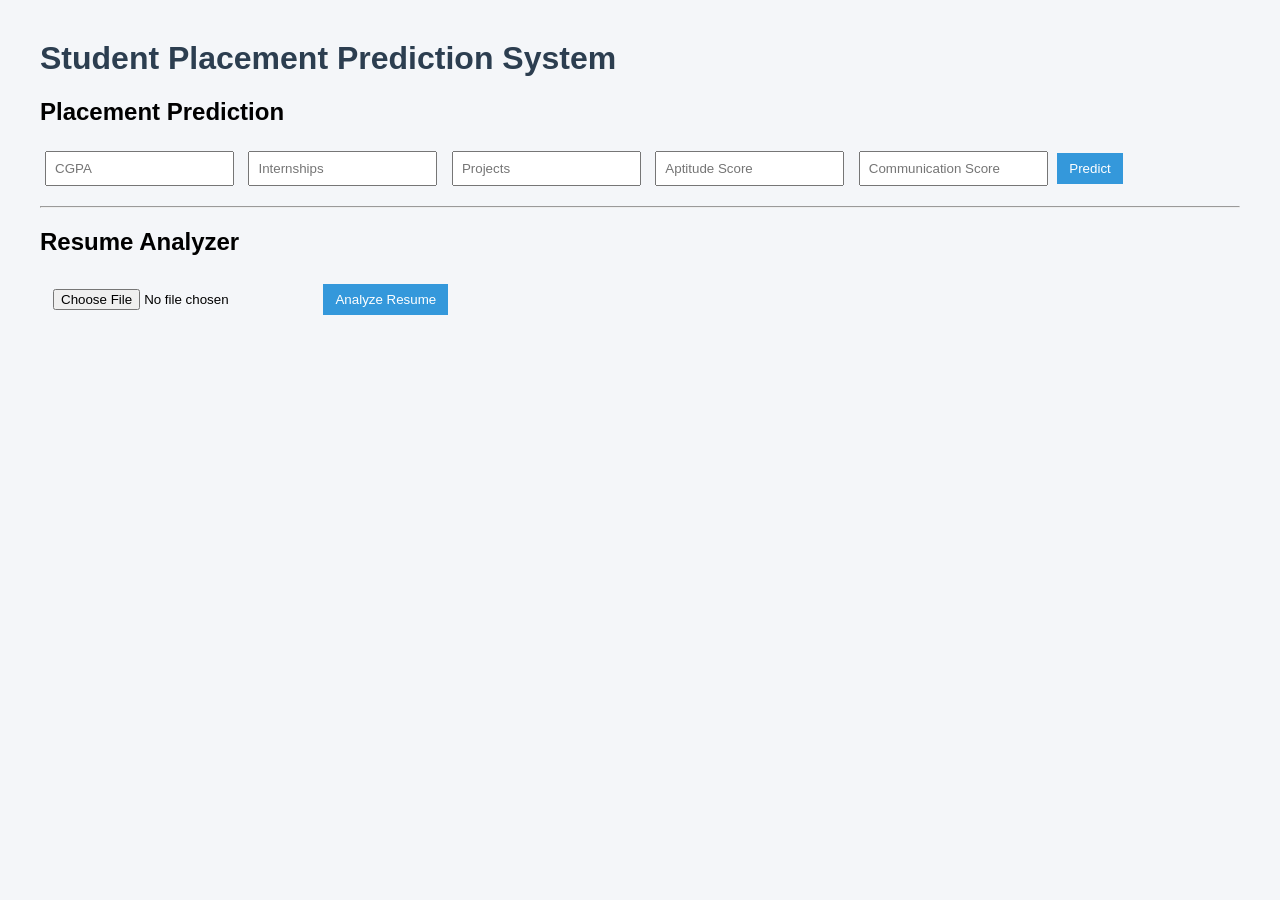
<file: Major Project/index.html>
<!DOCTYPE html>
<html>
<head>
    <title>Student Placement System</title>
    <link rel="stylesheet" href="styles.css">
</head>
<body>

<h1>Student Placement Prediction System</h1>

<h2>Placement Prediction</h2>
<form id="predictionForm">
    <input type="number" id="cgpa" placeholder="CGPA" required>
    <input type="number" id="internships" placeholder="Internships" required>
    <input type="number" id="projects" placeholder="Projects" required>
    <input type="number" id="aptitude_score" placeholder="Aptitude Score" required>
    <input type="number" id="communication_score" placeholder="Communication Score" required>
    <button type="submit">Predict</button>
</form>

<div id="result"></div>

<hr>

<h2>Resume Analyzer</h2>
<form id="resumeForm" enctype="multipart/form-data">
    <input type="file" id="resumeFile" required>
    <button type="submit">Analyze Resume</button>
</form>

<div id="resumeResult"></div>

<script src="script.js"></script>

</body>
</html>
</file>
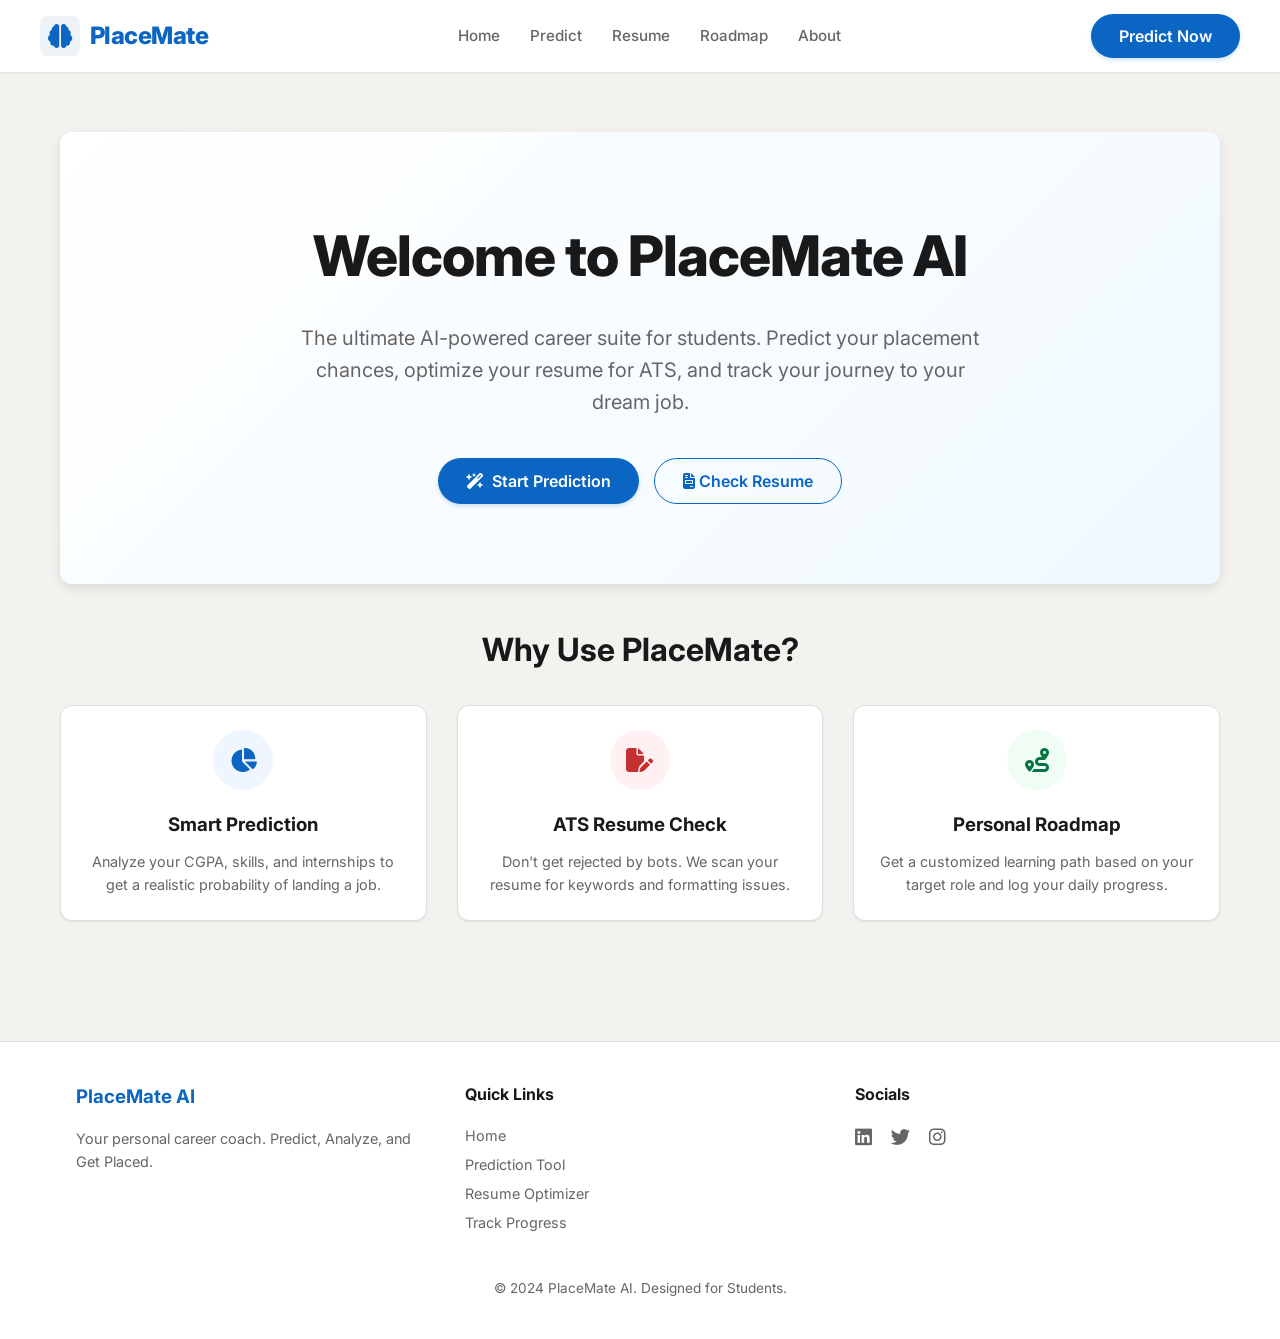
<file: student_placement_full_project/index.html>
<!DOCTYPE html>
<html lang="en">

<head>
    <meta charset="UTF-8">
    <meta name="viewport" content="width=device-width, initial-scale=1.0">
    <title>PlaceMate AI | Full Career Suite</title>

    <!-- Fonts: Inter -->
    <link href="https://fonts.googleapis.com/css2?family=Inter:wght@300;400;500;600;700;800&display=swap"
        rel="stylesheet">
    <!-- Icons: FontAwesome -->
    <link rel="stylesheet" href="https://cdnjs.cloudflare.com/ajax/libs/font-awesome/6.4.0/css/all.min.css">

    <style>
        /* --- CSS VARIABLES & RESET --- */
        :root {
            --primary: #0a66c2;
            /* LinkedIn Blue */
            --primary-hover: #004182;
            --primary-light: #eef3f8;
            --bg-body: #f3f2ef;
            --white: #ffffff;
            --text-main: #191919;
            --text-light: #666666;
            --border: #e0e0e0;
            --success: #057642;
            --warning: #d97706;
            --danger: #c53030;
            --shadow-sm: 0 1px 2px rgba(0, 0, 0, 0.08);
            --shadow-md: 0 4px 12px rgba(0, 0, 0, 0.1);
            --radius: 12px;
            --transition: all 0.3s ease;
        }

        * {
            margin: 0;
            padding: 0;
            box-sizing: border-box;
        }

        body {
            font-family: 'Inter', sans-serif;
            background-color: var(--bg-body);
            color: var(--text-main);
            line-height: 1.6;
            overflow-x: hidden;
            display: flex;
            flex-direction: column;
            min-height: 100vh;
        }

        a {
            text-decoration: none;
            color: inherit;
            transition: var(--transition);
        }

        ul {
            list-style: none;
        }

        button {
            font-family: inherit;
        }

        /* --- NAVIGATION --- */
        nav {
            background: var(--white);
            height: 72px;
            display: flex;
            align-items: center;
            position: sticky;
            top: 0;
            z-index: 1000;
            box-shadow: var(--shadow-sm);
            padding: 0 24px;
        }

        .nav-container {
            max-width: 1200px;
            margin: 0 auto;
            width: 100%;
            display: flex;
            justify-content: space-between;
            align-items: center;
        }

        .logo {
            font-size: 1.5rem;
            font-weight: 800;
            color: var(--primary);
            display: flex;
            align-items: center;
            gap: 10px;
            cursor: pointer;
            letter-spacing: -0.5px;
        }

        .logo i {
            background: var(--primary-light);
            padding: 8px;
            border-radius: 8px;
        }

        .nav-links {
            display: flex;
            gap: 30px;
            align-items: center;
        }

        .nav-item {
            color: var(--text-light);
            font-weight: 500;
            cursor: pointer;
            font-size: 0.95rem;
            position: relative;
            padding: 5px 0;
        }

        .nav-item::after {
            content: '';
            position: absolute;
            width: 0;
            height: 2px;
            bottom: 0;
            left: 0;
            background-color: var(--primary);
            transition: var(--transition);
        }

        .nav-item:hover::after,
        .nav-item.active::after {
            width: 100%;
        }

        .nav-item:hover,
        .nav-item.active {
            color: var(--text-main);
        }

        /* --- BUTTONS --- */
        .btn-primary {
            background-color: var(--primary);
            color: var(--white);
            padding: 12px 28px;
            border-radius: 24px;
            font-weight: 600;
            border: none;
            cursor: pointer;
            transition: var(--transition);
            box-shadow: 0 2px 4px rgba(10, 102, 194, 0.2);
            white-space: nowrap;
            display: inline-flex;
            align-items: center;
            justify-content: center;
            gap: 8px;
            font-size: 1rem;
        }

        .btn-primary:hover {
            background-color: var(--primary-hover);
            transform: translateY(-2px);
            box-shadow: 0 4px 12px rgba(10, 102, 194, 0.3);
        }

        .btn-outline {
            background: transparent;
            border: 1px solid var(--primary);
            color: var(--primary);
            padding: 12px 28px;
            border-radius: 24px;
            font-weight: 600;
            cursor: pointer;
            transition: var(--transition);
            font-size: 1rem;
        }

        .btn-outline:hover {
            background: var(--primary-light);
        }

        /* --- PAGE LAYOUT --- */
        .page-section {
            display: none;
            padding: 60px 20px;
            animation: fadeIn 0.4s ease-out;
            max-width: 1200px;
            margin: 0 auto;
            width: 100%;
            flex: 1;
        }

        .page-section.active {
            display: block;
        }

        @keyframes fadeIn {
            from {
                opacity: 0;
                transform: translateY(10px);
            }

            to {
                opacity: 1;
                transform: translateY(0);
            }
        }

        /* --- WELCOME PAGE --- */
        .welcome-hero {
            text-align: center;
            padding: 80px 20px;
            background: linear-gradient(135deg, #ffffff 0%, #f0f9ff 100%);
            border-radius: var(--radius);
            box-shadow: var(--shadow-md);
            margin-bottom: 40px;
        }

        .welcome-hero h1 {
            font-size: 3.5rem;
            font-weight: 800;
            color: var(--text-main);
            margin-bottom: 20px;
            letter-spacing: -1px;
        }

        .welcome-hero p {
            font-size: 1.25rem;
            color: var(--text-light);
            margin-bottom: 40px;
            max-width: 700px;
            margin-left: auto;
            margin-right: auto;
        }

        .features-grid {
            display: grid;
            grid-template-columns: repeat(auto-fit, minmax(300px, 1fr));
            gap: 30px;
        }

        /* --- CARDS & CONTAINERS --- */
        .card {
            background: var(--white);
            border-radius: var(--radius);
            box-shadow: var(--shadow-sm);
            border: 1px solid var(--border);
            padding: 24px;
            transition: var(--transition);
        }

        .card:hover {
            box-shadow: var(--shadow-md);
            border-color: #cbd5e1;
        }

        .tool-card {
            background: var(--white);
            border-radius: var(--radius);
            box-shadow: var(--shadow-md);
            max-width: 900px;
            margin: 0 auto;
            overflow: hidden;
            border: 1px solid var(--border);
        }

        /* --- FORMS --- */
        .form-header {
            background: #f8fafc;
            padding: 30px;
            text-align: center;
            border-bottom: 1px solid var(--border);
        }

        .form-header h2 {
            font-size: 1.8rem;
            margin-bottom: 10px;
            color: var(--text-main);
        }

        .form-body {
            padding: 40px;
        }

        .input-group {
            margin-bottom: 24px;
        }

        .input-group label {
            display: block;
            margin-bottom: 8px;
            font-weight: 600;
            color: var(--text-main);
            font-size: 0.95rem;
        }

        .input-group small {
            color: var(--text-light);
            font-size: 0.8rem;
            display: block;
            margin-top: 5px;
        }

        .input-field,
        select.input-field {
            width: 100%;
            padding: 14px;
            border: 1px solid #cbd5e1;
            border-radius: 8px;
            font-size: 1rem;
            font-family: 'Inter', sans-serif;
            transition: var(--transition);
            background: var(--white);
            color: var(--text-main);
        }

        .input-field:focus,
        select.input-field:focus {
            outline: none;
            border-color: var(--primary);
            box-shadow: 0 0 0 3px rgba(10, 102, 194, 0.1);
        }

        .form-grid-2 {
            display: grid;
            grid-template-columns: 1fr 1fr;
            gap: 24px;
        }

        .form-grid-3 {
            display: grid;
            grid-template-columns: 1fr 1fr 1fr;
            gap: 24px;
        }

        h4.form-section-title {
            margin: 30px 0 20px;
            border-bottom: 2px solid #f1f5f9;
            padding-bottom: 10px;
            font-size: 1.2rem;
            color: var(--text-main);
            display: flex;
            align-items: center;
            gap: 10px;
        }

        /* --- PROGRESS CIRCLES --- */
        .progress-circle-wrapper {
            position: relative;
            width: 160px;
            height: 160px;
            border-radius: 50%;
            background: conic-gradient(var(--primary) 0deg, #e2e8f0 0deg);
            display: flex;
            justify-content: center;
            align-items: center;
            margin: 0 auto 30px;
            transition: background 1.5s ease-out;
            box-shadow: inset 0 2px 4px rgba(0, 0, 0, 0.05);
        }

        .progress-circle-wrapper::before {
            content: '';
            position: absolute;
            width: 140px;
            height: 140px;
            background: var(--white);
            border-radius: 50%;
        }

        .score-value {
            position: relative;
            font-size: 2.5rem;
            font-weight: 800;
            color: var(--text-main);
        }

        .score-label {
            position: absolute;
            bottom: 40px;
            font-size: 0.8rem;
            color: var(--text-light);
            text-transform: uppercase;
            letter-spacing: 1px;
            font-weight: 600;
        }

        /* --- SKILL BARS --- */
        .skill-bars {
            margin-top: 30px;
            text-align: left;
        }

        .bar-container {
            margin-bottom: 20px;
        }

        .bar-label {
            display: flex;
            justify-content: space-between;
            font-size: 0.9rem;
            margin-bottom: 8px;
            font-weight: 600;
            color: var(--text-main);
        }

        .progress-bg {
            height: 8px;
            background: #f1f5f9;
            border-radius: 4px;
            overflow: hidden;
        }

        .progress-fill {
            height: 100%;
            background: var(--primary);
            width: 0%;
            border-radius: 4px;
            transition: width 1.5s ease;
        }

        /* --- RESUME PAGE --- */
        .resume-grid {
            display: grid;
            grid-template-columns: 1fr 1.5fr;
            gap: 40px;
        }

        .upload-zone {
            border: 2px dashed #cbd5e1;
            background: #f8fafc;
            border-radius: var(--radius);
            display: flex;
            flex-direction: column;
            align-items: center;
            justify-content: center;
            height: 250px;
            cursor: pointer;
            transition: var(--transition);
            text-align: center;
            color: var(--text-light);
            position: relative;
        }

        .upload-zone:hover {
            background: #eff6ff;
            border-color: var(--primary);
        }

        .upload-zone i {
            font-size: 3rem;
            color: var(--primary);
            margin-bottom: 15px;
        }

        /* Issue Cards */
        .issue-card {
            background: #fff;
            border: 1px solid #e2e8f0;
            border-radius: 8px;
            padding: 15px;
            margin-bottom: 12px;
            display: flex;
            justify-content: space-between;
            align-items: center;
            border-left: 4px solid #ccc;
        }

        .issue-card.critical {
            border-left-color: var(--danger);
            background: #fff5f5;
        }

        .issue-card.warning {
            border-left-color: var(--warning);
        }

        .fix-btn {
            font-size: 0.8rem;
            padding: 4px 10px;
            background: var(--primary);
            color: white;
            border: none;
            border-radius: 4px;
            cursor: pointer;
        }

        /* --- ROADMAP / STRATEGY --- */
        .strategy-section {
            background: linear-gradient(135deg, #ffffff 0%, #f0f9ff 100%);
            border: 1px solid #bfdbfe;
            border-radius: var(--radius);
            padding: 40px;
            margin-bottom: 40px;
            position: relative;
            overflow: hidden;
        }

        .strategy-grid {
            display: grid;
            grid-template-columns: 1fr 1fr;
            gap: 30px;
        }

        .strategy-item {
            background: white;
            padding: 20px;
            border-radius: 8px;
            box-shadow: 0 2px 4px rgba(0, 0, 0, 0.05);
            border: 1px solid #e2e8f0;
        }

        .strategy-item h4 {
            color: var(--primary);
            margin-bottom: 12px;
            display: flex;
            align-items: center;
            gap: 8px;
        }

        .strategy-list li {
            margin-bottom: 8px;
            font-size: 0.9rem;
            padding-left: 20px;
            position: relative;
            color: var(--text-main);
        }

        .strategy-list li::before {
            content: '•';
            color: var(--primary);
            font-weight: bold;
            position: absolute;
            left: 0;
        }

        /* Action Items */
        .action-item {
            display: flex;
            gap: 15px;
            padding: 15px;
            background: white;
            border-radius: 8px;
            align-items: flex-start;
            border: 1px solid #e2e8f0;
            margin-bottom: 10px;
            transition: var(--transition);
        }

        .action-item:hover {
            transform: translateX(5px);
            border-color: var(--primary);
        }

        .checkbox-custom {
            width: 22px;
            height: 22px;
            cursor: pointer;
            accent-color: var(--primary);
            margin-top: 2px;
        }

        /* --- TIMELINE --- */
        .timeline {
            border-left: 2px solid #e2e8f0;
            margin-left: 10px;
            padding-left: 20px;
        }

        .timeline-item {
            position: relative;
            margin-bottom: 25px;
        }

        .timeline-item::before {
            content: '';
            position: absolute;
            left: -26px;
            top: 5px;
            width: 10px;
            height: 10px;
            background: var(--primary);
            border-radius: 50%;
            border: 2px solid white;
            box-shadow: 0 0 0 2px var(--primary);
        }

        .update-card {
            background: #f8fafc;
            padding: 15px;
            border-radius: 8px;
            border: 1px solid #e2e8f0;
        }

        .timeline-date {
            font-size: 0.8rem;
            color: var(--text-light);
            margin-bottom: 5px;
            font-weight: 600;
        }

        /* --- TOAST --- */
        #toast-container {
            position: fixed;
            bottom: 30px;
            right: 30px;
            z-index: 2000;
            display: flex;
            flex-direction: column;
            gap: 10px;
        }

        .toast {
            background: #1e293b;
            color: white;
            padding: 12px 24px;
            border-radius: 8px;
            box-shadow: 0 4px 12px rgba(0, 0, 0, 0.15);
            font-size: 0.9rem;
            display: flex;
            align-items: center;
            gap: 12px;
            animation: slideIn 0.3s cubic-bezier(0.175, 0.885, 0.32, 1.275);
        }

        .toast i {
            color: var(--success);
            font-size: 1.1rem;
        }

        @keyframes slideIn {
            from {
                transform: translateX(100%);
                opacity: 0;
            }

            to {
                transform: translateX(0);
                opacity: 1;
            }
        }

        /* --- FOOTER --- */
        footer {
            background: var(--white);
            border-top: 1px solid var(--border);
            padding: 40px 20px;
            margin-top: 60px;
            text-align: center;
        }

        .footer-grid {
            max-width: 1128px;
            margin: 0 auto;
            display: grid;
            grid-template-columns: repeat(auto-fit, minmax(200px, 1fr));
            gap: 40px;
            text-align: left;
        }

        .social-links a {
            font-size: 1.2rem;
            color: var(--text-light);
            margin-right: 15px;
            transition: var(--transition);
        }

        .social-links a:hover {
            color: var(--primary);
        }

        /* --- RESPONSIVE --- */
        @media (max-width: 900px) {
            .nav-links {
                display: none;
            }

            .resume-grid,
            .strategy-grid {
                grid-template-columns: 1fr;
            }

            .form-grid-2,
            .form-grid-3 {
                grid-template-columns: 1fr;
            }

            .welcome-hero h1 {
                font-size: 2.5rem;
            }
        }
    </style>
</head>

<body>

    <!-- NOTIFICATION CONTAINER -->
    <div id="toast-container"></div>

    <!-- NAVIGATION -->
    <nav>
        <div class="nav-container">
            <div class="logo" onclick="switchPage('welcome')">
                <i class="fa-solid fa-brain"></i> PlaceMate
            </div>
            <div class="nav-links">
                <span class="nav-item" onclick="switchPage('welcome')">Home</span>
                <span class="nav-item" onclick="switchPage('predict')">Predict</span>
                <span class="nav-item" onclick="switchPage('resume')">Resume</span>
                <span class="nav-item" onclick="switchPage('roadmap')">Roadmap</span>
                <span class="nav-item" onclick="switchPage('about')">About</span>
            </div>
            <button class="btn-primary" onclick="switchPage('predict')">Predict Now</button>
        </div>
    </nav>

    <!-- PAGE 0: WELCOME PAGE -->
    <section id="welcome" class="page-section active">
        <div class="welcome-hero">
            <h1>Welcome to PlaceMate AI</h1>
            <p>The ultimate AI-powered career suite for students. Predict your placement chances, optimize your resume
                for ATS, and track your journey to your dream job.</p>
            <div style="display: flex; gap: 15px; justify-content: center; flex-wrap: wrap;">
                <button class="btn-primary" onclick="switchPage('predict')">
                    <i class="fa-solid fa-wand-magic-sparkles"></i> Start Prediction
                </button>
                <button class="btn-outline" onclick="switchPage('resume')">
                    <i class="fa-solid fa-file-invoice"></i> Check Resume
                </button>
            </div>
        </div>

        <h2 style="text-align: center; margin-bottom: 30px; font-size: 2rem;">Why Use PlaceMate?</h2>

        <div class="features-grid">
            <div class="card" style="text-align: center;">
                <div
                    style="width: 60px; height: 60px; background: #eff6ff; border-radius: 50%; display: flex; align-items: center; justify-content: center; margin: 0 auto 20px;">
                    <i class="fa-solid fa-chart-pie" style="font-size: 1.5rem; color: var(--primary);"></i>
                </div>
                <h3>Smart Prediction</h3>
                <p style="color: var(--text-light); font-size: 0.9rem; margin-top: 10px;">
                    Analyze your CGPA, skills, and internships to get a realistic probability of landing a job.
                </p>
            </div>

            <div class="card" style="text-align: center;">
                <div
                    style="width: 60px; height: 60px; background: #fff1f2; border-radius: 50%; display: flex; align-items: center; justify-content: center; margin: 0 auto 20px;">
                    <i class="fa-solid fa-file-pen" style="font-size: 1.5rem; color: var(--danger);"></i>
                </div>
                <h3>ATS Resume Check</h3>
                <p style="color: var(--text-light); font-size: 0.9rem; margin-top: 10px;">
                    Don't get rejected by bots. We scan your resume for keywords and formatting issues.
                </p>
            </div>

            <div class="card" style="text-align: center;">
                <div
                    style="width: 60px; height: 60px; background: #f0fdf4; border-radius: 50%; display: flex; align-items: center; justify-content: center; margin: 0 auto 20px;">
                    <i class="fa-solid fa-route" style="font-size: 1.5rem; color: var(--success);"></i>
                </div>
                <h3>Personal Roadmap</h3>
                <p style="color: var(--text-light); font-size: 0.9rem; margin-top: 10px;">
                    Get a customized learning path based on your target role and log your daily progress.
                </p>
            </div>
        </div>
    </section>

    <!-- PAGE 2: DETAILED PREDICTION TOOL -->
    <section id="predict" class="page-section">
        <div class="tool-card">
            <div class="form-header">
                <h2><i class="fa-solid fa-calculator"></i> Advanced Placement Predictor</h2>
                <p style="color: var(--text-light); font-size: 0.95rem;">Enter your detailed academic and professional
                    profile for accurate analysis.</p>
            </div>

            <form id="predictionForm" class="form-body" onsubmit="calculatePrediction(event)">
                <!-- Personal Info -->
                <h4 class="form-section-title"><i class="fa-solid fa-user"></i> Personal Information</h4>
                <div class="form-grid-2">
                    <div class="input-group">
                        <label>Full Name</label>
                        <input type="text" id="fullName" class="input-field" placeholder="e.g. Rahul Sharma" required>
                    </div>
                    <div class="input-group">
                        <label>Department / Major</label>
                        <select class="input-field" id="dept" required>
                            <option value="" disabled selected>Select Department</option>
                            <optgroup label="Computer Science & IT">
                                <option value="cse_gen">Computer Science (General)</option>
                                <option value="cse_ai">CSE (Artificial Intelligence)</option>
                                <option value="cse_ml">CSE (Machine Learning)</option>
                                <option value="cse_ds">CSE (Data Science)</option>
                                <option value="cse_cyber">CSE (Cyber Security)</option>
                                <option value="it">Information Technology</option>
                                <option value="ise">Information Science & Engineering</option>
                            </optgroup>
                            <optgroup label="Electronics & Electrical">
                                <option value="ece">Electronics & Comm. (ECE)</option>
                                <option value="eee">Electrical & Electronics (EEE)</option>
                                <option value="eie">Electronics & Instrumentation</option>
                            </optgroup>
                            <optgroup label="Core Engineering">
                                <option value="mech">Mechanical Engineering</option>
                                <option value="civil">Civil Engineering</option>
                                <option value="chem">Chemical Engineering</option>
                            </optgroup>
                            <optgroup label="Others">
                                <option value="other">Other (Biotech, Aerospace, etc.)</option>
                            </optgroup>
                        </select>
                    </div>
                </div>

                <!-- Academic Section -->
                <h4 class="form-section-title"><i class="fa-solid fa-graduation-cap"></i> Academic Performance</h4>
                <div class="form-grid-2">
                    <div class="input-group">
                        <label>Current CGPA (0-10)</label>
                        <input type="number" id="cgpa" class="input-field" step="0.01" min="0" max="10"
                            placeholder="8.50" required>
                    </div>
                    <div class="input-group">
                        <label>Active Backlogs (Arrears)</label>
                        <input type="number" id="backlogs" class="input-field" min="0" placeholder="0" required>
                        <small style="color: var(--danger);">* Active backlogs significantly impact probability</small>
                    </div>
                </div>

                <!-- Technical Section -->
                <h4 class="form-section-title"><i class="fa-solid fa-laptop-code"></i> Technical Skills</h4>
                <div class="form-grid-3">
                    <div class="input-group">
                        <label>Primary Skill Stack</label>
                        <select class="input-field" id="skill" required>
                            <option value="" disabled selected>Select Top Skill</option>
                            <optgroup label="Web Development">
                                <option value="mern">MERN Stack (MongoDB, Express, React, Node)</option>
                                <option value="mean">MEAN Stack</option>
                                <option value="react">React.js Specialist</option>
                                <option value="angular">Angular.js Specialist</option>
                                <option value="vue">Vue.js Specialist</option>
                                <option value="php_laravel">PHP / Laravel</option>
                            </optgroup>
                            <optgroup label="Backend & Systems">
                                <option value="java_spring">Java (Spring Boot)</option>
                                <option value="python_django">Python (Django/Flask)</option>
                                <option value="golang">Golang</option>
                                <option value="dotnet">.NET / C#</option>
                            </optgroup>
                            <optgroup label="Data & AI">
                                <option value="data_science">Data Science (Python/Pandas)</option>
                                <option value="ml_engineer">Machine Learning Engineering</option>
                                <option value="data_analysis">Data Analysis (SQL/Tableau)</option>
                                <option value="bigdata">Big Data (Hadoop/Spark)</option>
                            </optgroup>
                            <optgroup label="Cloud & DevOps">
                                <option value="aws">Amazon Web Services (AWS)</option>
                                <option value="azure">Microsoft Azure</option>
                                <option value="devops">DevOps (Docker/Kubernetes/Jenkins)</option>
                                <option value="sre">Site Reliability Engineering</option>
                            </optgroup>
                            <optgroup label="Cyber Security & Testing">
                                <option value="cyber_sec">Cyber Security</option>
                                <option value="qa_testing">Manual & Automation Testing</option>
                                <option value="blockchain">Blockchain Development</option>
                            </optgroup>
                            <optgroup label="Mobile">
                                <option value="flutter">Flutter (Cross Platform)</option>
                                <option value="android">Android Native (Kotlin)</option>
                                <option value="ios">iOS Native (Swift)</option>
                            </optgroup>
                            <optgroup label="Core Engineering">
                                <option value="cad_design">CAD/CAM Design (AutoCAD/SolidWorks)</option>
                                <option value="embedded">Embedded Systems</option>
                                <option value="vlsi">VLSI Design</option>
                            </optgroup>
                        </select>
                    </div>
                    <div class="input-group">
                        <label>Aptitude Score (Self-Rated 0-100)</label>
                        <input type="number" id="aptitude" class="input-field" min="0" max="100" placeholder="75"
                            required>
                    </div>
                    <div class="input-group">
                        <label>Total Projects Completed</label>
                        <input type="number" id="projects" class="input-field" min="0" placeholder="e.g. 3" required>
                    </div>
                </div>

                <!-- Internship Section -->
                <h4 class="form-section-title"><i class="fa-solid fa-briefcase"></i> Internship Experience</h4>
                <div class="form-grid-2">
                    <div class="input-group">
                        <label>Number of Internships</label>
                        <select class="input-field" id="internship_count" onchange="toggleInternshipDetails()">
                            <option value="0">None</option>
                            <option value="1">1 Internship</option>
                            <option value="2">2 Internships</option>
                            <option value="3_plus">3 or More</option>
                        </select>
                    </div>
                    <div class="input-group">
                        <label>Internship Type</label>
                        <select class="input-field" id="internship_type">
                            <option value="none">N/A</option>
                            <option value="research">Research Based</option>
                            <option value="startup">Startup</option>
                            <option value="mnc_service">Service-Based MNC</option>
                            <option value="mnc_product">Product-Based MNC</option>
                        </select>
                    </div>
                </div>
                <div class="input-group">
                    <label>Communication Skill (Self-Rated 1-10)</label>
                    <input type="number" id="communication" class="input-field" min="1" max="10" placeholder="e.g. 7"
                        required>
                    <small>Honest assessment helps in HR round prediction.</small>
                </div>

                <button type="submit" class="btn-primary"
                    style="width: 100%; font-size: 1.1rem; margin-top: 10px;">Analyze My Profile</button>
            </form>

            <!-- RESULT SECTION -->
            <div id="resultSection" class="card"
                style="display: none; margin: 30px; border: none; box-shadow: none; text-align: center;">
                <h2 style="margin-bottom: 10px;">Placement Analysis Report</h2>
                <p style="color: var(--text-light); margin-bottom: 30px;" id="resultName">Candidate: --</p>

                <div class="progress-circle-wrapper" id="progressCircle">
                    <span class="score-value" id="scoreValue">0%</span>
                    <span class="score-label">Probability</span>
                </div>

                <div style="margin-bottom: 30px;">
                    <h3 id="companyTarget"
                        style="color: var(--primary); font-size: 1.3rem; font-weight: 700; margin-bottom: 10px;">
                        Analyzing...</h3>
                    <p style="color: var(--text-light); font-size: 0.95rem;">Based on current market trends for your
                        profile.</p>
                </div>

                <div style="max-width: 500px; margin: 0 auto;">
                    <div class="skill-bars">
                        <div class="bar-container">
                            <div class="bar-label"><span>Academic Strength</span> <span id="bar1Val">0%</span></div>
                            <div class="progress-bg">
                                <div class="progress-fill" id="fill1"></div>
                            </div>
                        </div>
                        <div class="bar-container">
                            <div class="bar-label"><span>Technical Skills</span> <span id="bar2Val">0%</span></div>
                            <div class="progress-bg">
                                <div class="progress-fill" id="fill2"></div>
                            </div>
                        </div>
                        <div class="bar-container">
                            <div class="bar-label"><span>Soft Skills & Exp</span> <span id="bar3Val">0%</span></div>
                            <div class="progress-bg">
                                <div class="progress-fill" id="fill3"></div>
                            </div>
                        </div>
                    </div>
                </div>

                <div style="margin-top: 40px; display: flex; gap: 15px; justify-content: center;">
                    <button class="btn-primary" onclick="switchPage('roadmap')">View Action Plan</button>
                    <button class="btn-outline" onclick="resetPrediction()">Calculate Again</button>
                </div>
            </div>
        </div>
    </section>

    <!-- PAGE 3: RESUME OPTIMIZER -->
    <section id="resume" class="page-section">
        <div style="text-align: center; margin-bottom: 40px;">
            <h2 style="font-size: 2.5rem; color: var(--text-main);">AI Resume Optimizer</h2>
            <p style="color: var(--text-light); font-size: 1.1rem;">Select your target role and upload your resume for a
                personalized audit.</p>
        </div>

        <div class="resume-grid">
            <!-- LEFT: UPLOAD & SELECTOR -->
            <div class="card">
                <h3 style="margin-bottom: 20px; display: flex; align-items: center; gap: 8px;">
                    <i class="fa-solid fa-crosshairs" style="color: var(--primary);"></i> 1. Target & Upload
                </h3>

                <div class="upload-zone" onclick="triggerFileInput()">
                    <i class="fa-solid fa-cloud-arrow-up"></i>
                    <p style="font-weight: 600;">Click to Upload PDF/Doc</p>
                    <span style="font-size: 0.8rem; margin-top: 5px;">Max size: 5MB</span>
                    <input type="file" id="resumeInput" hidden accept=".pdf,.doc,.docx"
                        onchange="handleFileSelect(this)">
                </div>

                <div id="fileInfo" style="display: none;">
                    <div class="file-display"
                        style="display: flex; align-items: center; gap: 10px; padding: 12px; background: #f1f5f9; border-radius: 8px; margin-top: 15px; border: 1px solid #e2e8f0;">
                        <i class="fa-solid fa-file-pdf" style="color: var(--danger); font-size: 1.5rem;"></i>
                        <span id="fileName" style="font-size: 0.9rem; font-weight: 600;">resume.pdf</span>
                    </div>
                </div>

                <div class="input-group" style="margin-top: 30px;">
                    <label style="font-size: 1.1rem; font-weight: 700; margin-bottom: 10px;">Select Target Job
                        Role</label>
                    <select id="targetRole" class="input-field" style="padding: 15px;" onchange="updateRoleSelection()">
                        <optgroup label="Core Development">
                            <option value="frontend">Frontend Developer (React/Vue)</option>
                            <option value="backend">Backend Developer (Node.js/Java)</option>
                            <option value="fullstack">Full Stack Developer (MERN)</option>
                        </optgroup>
                        <optgroup label="Data & AI">
                            <option value="data-scientist">Data Scientist</option>
                            <option value="ml-engineer">ML Engineer</option>
                            <option value="analyst">Data Analyst</option>
                        </optgroup>
                        <optgroup label="Cloud & DevOps">
                            <option value="devops">DevOps Engineer</option>
                            <option value="cloud-arch">Cloud Architect</option>
                        </optgroup>
                        <optgroup label="Cyber Security">
                            <option value="sec-analyst">Security Analyst</option>
                            <option value="pen-tester">Penetration Tester</option>
                        </optgroup>
                        <optgroup label="Product Management">
                            <option value="pm">Product Manager</option>
                            <option value="scrum">Scrum Master</option>
                        </optgroup>
                    </select>
                    <div id="roleDescription"
                        style="margin-top: 10px; font-size: 0.85rem; color: var(--text-light); background: #f8fafc; padding: 10px; border-radius: 6px;">
                        Select a role above to see what skills you need.
                    </div>
                </div>

                <button class="btn-primary" style="width: 100%; margin-top: 20px;" onclick="analyzeResume()">
                    <i class="fa-solid fa-wand-magic-sparkles"></i> Analyze Resume
                </button>
            </div>

            <!-- RIGHT: REPORT -->
            <div class="card" id="resumeResults" style="opacity: 0.5; pointer-events: none;">
                <h3 style="margin-bottom: 20px; display: flex; align-items: center; justify-content: space-between;">
                    <span><i class="fa-solid fa-clipboard-check" style="color: var(--success);"></i> Optimization
                        Report</span>
                    <span style="font-size: 0.9rem; color: var(--text-light);" id="scanStatus">Waiting for
                        input...</span>
                </h3>

                <div class="progress-circle-wrapper" id="resumeScoreCircle"
                    style="width: 120px; height: 120px; margin-bottom: 20px;">
                    <span class="score-value" id="resumeScoreVal" style="font-size: 2rem;">0%</span>
                </div>
                <div style="text-align: center; margin-bottom: 20px;">
                    <p id="scoreText" style="font-weight: 700; font-size: 1.1rem; color: var(--text-main);">Upload to
                        start</p>
                </div>

                <hr style="border: 0; border-top: 1px solid var(--border); margin: 20px 0;">

                <h4 style="margin-bottom: 15px; font-size: 1rem;">Metrics Breakdown</h4>
                <div
                    style="display: grid; grid-template-columns: 1fr 1fr 1fr; gap: 10px; margin-bottom: 20px; text-align: center;">
                    <div style="background: #f8fafc; padding: 10px; border-radius: 8px;">
                        <div style="font-size: 0.8rem; color: var(--text-light);">Keywords</div>
                        <div id="scoreKeywords" style="font-weight: 700; color: var(--text-main);">--</div>
                    </div>
                    <div style="background: #f8fafc; padding: 10px; border-radius: 8px;">
                        <div style="font-size: 0.8rem; color: var(--text-light);">Structure</div>
                        <div id="scoreStructure" style="font-weight: 700; color: var(--text-main);">--</div>
                    </div>
                    <div style="background: #f8fafc; padding: 10px; border-radius: 8px;">
                        <div style="font-size: 0.8rem; color: var(--text-light);">Impact</div>
                        <div id="scoreImpact" style="font-weight: 700; color: var(--text-main);">--</div>
                    </div>
                </div>

                <h4 style="margin-bottom: 15px; font-size: 1rem;">
                    <i class="fa-solid fa-list-check" style="color: var(--warning); margin-right: 8px;"></i> Suggested
                    Fixes
                </h4>
                <div id="suggestionList" style="max-height: 300px; overflow-y: auto;">
                    <!-- JS will populate this -->
                </div>
            </div>
        </div>
    </section>

    <!-- PAGE 4: ROADMAP & TRACKING -->
    <section id="roadmap" class="page-section">
        <div style="text-align: center; margin-bottom: 40px;">
            <h2 style="font-size: 2.5rem; color: var(--text-main);">Your Career Roadmap</h2>
            <p style="color: var(--text-light); font-size:1.1rem;">Log your updates and follow our AI strategy to land
                your dream job.</p>
        </div>

        <!-- RESUME STRATEGY INTEGRATION -->
        <div class="strategy-section">
            <div class="roadmap-header"
                style="display: flex; justify-content: space-between; align-items: flex-start; flex-wrap: wrap; gap: 20px;">
                <div style="flex: 1;">
                    <div style="display: flex; align-items: center; gap: 15px; margin-bottom: 10px;">
                        <i class="fa-solid fa-file-contract" style="font-size: 1.8rem; color: var(--primary);"></i>
                        <div>
                            <h3 style="font-size: 1.5rem;">Resume Strategy</h3>
                            <p style="color: var(--text-light); font-size: 0.9rem;">Based on your selection in the
                                Resume Optimizer.</p>
                        </div>
                    </div>
                </div>
                <button class="btn-outline" onclick="switchPage('resume')" style="font-size: 0.9rem;">Update Role
                    Selection</button>
            </div>

            <div id="strategyContent" class="strategy-grid">
                <!-- Default State -->
                <div
                    style="grid-column: 1 / -1; text-align: center; padding: 40px; color: var(--text-light); background: rgba(255,255,255,0.6); border-radius: 8px;">
                    <i class="fa-solid fa-arrow-left" style="margin-bottom: 10px;"></i><br>
                    Please select a Target Role in the <a href="#" onclick="switchPage('resume')"
                        style="color: var(--primary); font-weight: 700;">Resume Optimizer</a> page to generate your
                    specific strategy.
                </div>
            </div>
        </div>

        <div style="display: grid; grid-template-columns: 1fr 1fr; gap: 40px;">
            <!-- LEFT: LOGGING FORM & ACTIONS -->
            <div>
                <div class="card" style="margin-bottom: 30px;">
                    <h3 style="margin-bottom: 20px;"><i class="fa-solid fa-plus-circle"
                            style="color: var(--primary);"></i> Log New Update</h3>
                    <form onsubmit="addUpdate(event)">
                        <div class="form-grid-2">
                            <div class="input-group">
                                <label>Date</label>
                                <input type="date" id="updateDate" class="input-field" required>
                            </div>
                            <div class="input-group">
                                <label>Type</label>
                                <select id="updateType" class="input-field">
                                    <option value="Practical">Practical Project</option>
                                    <option value="Theory">Theory / Concept</option>
                                    <option value="Certification">Certification</option>
                                </select>
                            </div>
                        </div>
                        <div class="input-group">
                            <label>Skill / Topic</label>
                            <input type="text" id="updateSkill" class="input-field"
                                placeholder="e.g. Learned React Hooks" required>
                        </div>
                        <div class="input-group">
                            <label>Notes</label>
                            <textarea id="updateNotes" class="input-field" rows="2"
                                placeholder="Brief notes..."></textarea>
                        </div>
                        <button type="submit" class="btn-primary" style="width: 100%;">Add to Timeline</button>
                    </form>
                </div>

                <div class="card">
                    <h3 style="margin-bottom: 15px;">Recommended Actions</h3>
                    <div id="actionList">
                        <div class="action-item">
                            <input type="checkbox" class="checkbox-custom" checked disabled>
                            <div>
                                <strong>Log Daily Progress</strong><br>
                                <span style="font-size: 0.85rem; color: var(--text-light);">Consistency is key for
                                    recruiters.</span>
                            </div>
                        </div>
                        <div class="action-item">
                            <input type="checkbox" class="checkbox-custom">
                            <div>
                                <strong>Mock Interviews</strong><br>
                                <span style="font-size: 0.85rem; color: var(--text-light);">Practice technical
                                    rounds.</span>
                            </div>
                        </div>
                        <div class="action-item">
                            <input type="checkbox" class="checkbox-custom">
                            <div>
                                <strong>Update Resume Weekly</strong><br>
                                <span style="font-size: 0.85rem; color: var(--text-light);">Keep tweaking your
                                    resume.</span>
                            </div>
                        </div>
                    </div>
                </div>
            </div>

            <!-- RIGHT: TIMELINE -->
            <div class="card">
                <h3 style="margin-bottom: 20px;"><i class="fa-solid fa-clock-rotate-left"
                        style="color: var(--text-light);"></i> Your Journey Timeline</h3>
                <div class="timeline" id="timelineContainer">
                    <!-- Initial Dummy Data -->
                    <div class="timeline-item">
                        <div class="update-card">
                            <div class="timeline-date">Today</div>
                            <strong>Started PlaceMate</strong>
                            <p style="font-size: 0.9rem; color: var(--text-light);">Joined platform to track my goals.
                            </p>
                        </div>
                    </div>
                </div>
            </div>
        </div>
    </section>

    <!-- PAGE 5: ABOUT -->
    <section id="about" class="page-section">
        <div class="card" style="text-align: center; max-width: 900px; margin: 0 auto;">
            <h2 style="font-size: 2.5rem; color: var(--text-main); margin-bottom: 10px;">About PlaceMate</h2>
            <p
                style="margin-bottom: 40px; color: var(--text-light); max-width: 700px; margin-left: auto; margin-right: auto;">
                PlaceMate is an intelligent prediction tool built for engineering students. We utilize advanced machine
                learning algorithms (Random Forest & Logistic Regression logic) to analyze academic history, skill sets,
                and experience levels.
            </p>

            <div style="display: grid; grid-template-columns: 1fr 1fr; gap: 40px; text-align: left;">
                <div>
                    <div style="margin-bottom: 20px;">
                        <i class="fa-solid fa-building-user"
                            style="font-size: 2rem; color: var(--primary); margin-bottom: 15px;"></i>
                        <h3 style="margin-bottom: 10px;">Service-Based Roadmap</h3>
                        <p style="font-size: 0.9rem; color: var(--text-light); margin-bottom: 15px;">Target: TCS,
                            Infosys, Wipro, Accenture</p>
                        <ul style="font-size: 0.9rem; line-height: 2;">
                            <li>✓ Master Core CS Subjects (OS, DBMS, CN)</li>
                            <li>✓ Clear all backlogs</li>
                            <li>✓ Strong in one Programming Language (Java/C++)</li>
                            <li>✓ Solve 100+ Simple/Medium DSA questions</li>
                        </ul>
                    </div>
                </div>
                <div>
                    <div style="margin-bottom: 20px;">
                        <i class="fa-solid fa-rocket"
                            style="font-size: 2rem; color: var(--warning); margin-bottom: 15px;"></i>
                        <h3 style="margin-bottom: 10px;">Product-Based Roadmap</h3>
                        <p style="font-size: 0.9rem; color: var(--text-light); margin-bottom: 15px;">Target: Amazon,
                            Google, Flipkart, Microsoft</p>
                        <ul style="font-size: 0.9rem; line-height: 2;">
                            <li>✓ Advanced DSA (Graphs, DP, Advanced Arrays)</li>
                            <li>✓ System Design Knowledge</li>
                            <li>✓ High-Level CS Internals</li>
                            <li>✓ Open Source contributions (GitHub)</li>
                        </ul>
                    </div>
                </div>
            </div>
        </div>
    </section>

    <!-- FOOTER -->
    <footer>
        <div class="footer-grid">
            <div>
                <h3 style="margin-bottom: 15px; color: var(--primary);">PlaceMate AI</h3>
                <p style="color: var(--text-light); font-size: 0.9rem;">Your personal career coach. Predict, Analyze,
                    and Get Placed.</p>
            </div>
            <div>
                <h4 style="margin-bottom: 15px;">Quick Links</h4>
                <ul style="line-height: 2; color: var(--text-light); font-size: 0.9rem;">
                    <li onclick="switchPage('welcome')" style="cursor: pointer;">Home</li>
                    <li onclick="switchPage('predict')" style="cursor: pointer;">Prediction Tool</li>
                    <li onclick="switchPage('resume')" style="cursor: pointer;">Resume Optimizer</li>
                    <li onclick="switchPage('roadmap')" style="cursor: pointer;">Track Progress</li>
                </ul>
            </div>
            <div>
                <h4 style="margin-bottom: 15px;">Socials</h4>
                <div class="social-links">
                    <a href="#"><i class="fa-brands fa-linkedin"></i></a>
                    <a href="#"><i class="fa-brands fa-twitter"></i></a>
                    <a href="#"><i class="fa-brands fa-instagram"></i></a>
                </div>
            </div>
        </div>
        <div style="text-align: center; margin-top: 40px; color: var(--text-light); font-size: 0.85rem;">
            &copy; 2024 PlaceMate AI. Designed for Students.
        </div>
    </footer>

    <!-- JAVASCRIPT LOGIC -->
    <script>
        // @ts-nocheck
        // --- GLOBAL STATE ---
        let selectedRole = null;

        // --- NAVIGATION SYSTEM ---
        function switchPage(pageId) {
            // Hide all pages
            document.querySelectorAll('.page-section').forEach(section => {
                section.classList.remove('active');
            });
            // Show target page
            document.getElementById(pageId).classList.add('active');

            // Update Nav visual
            document.querySelectorAll('.nav-item').forEach(item => {
                item.classList.remove('active');
            });

            // Scroll to top
            window.scrollTo({ top: 0, behavior: 'smooth' });

            // If switching to Roadmap, refresh strategy based on current role
            if (pageId === 'roadmap') {
                renderStrategySection();
            }
        }

        // --- NOTIFICATION SYSTEM ---
        function showToast(message) {
            const container = document.getElementById('toast-container');
            const toast = document.createElement('div');
            toast.className = 'toast';
            toast.innerHTML = `<i class="fa-solid fa-circle-check"></i> ${message}`;
            container.appendChild(toast);
            setTimeout(() => {
                toast.style.opacity = '0';
                toast.style.transform = 'translateX(100%)';
                setTimeout(() => toast.remove(), 300);
            }, 3000);
        }

        // --- PREDICTOR LOGIC ---
        function toggleInternshipDetails() {
            const count = document.getElementById('internship_count').value;
            const typeSelect = document.getElementById('internship_type');
            if (count === "0") {
                typeSelect.value = "none";
                typeSelect.disabled = true;
            } else {
                typeSelect.disabled = false;
            }
        }

        async function calculatePrediction(e) {
            e.preventDefault();

            // Get Values
            const name = document.getElementById('fullName').value;
            const cgpa = parseFloat(document.getElementById('cgpa').value);
            const backlogs = parseInt(document.getElementById('backlogs').value) || 0;
            const projects = parseInt(document.getElementById('projects').value) || 0;
            const aptitude = parseInt(document.getElementById('aptitude').value) || 0;
            const communication = parseInt(document.getElementById('communication').value) || 0;
            const internshipCount = parseInt(document.getElementById('internship_count').value) || 0;
            const internshipType = document.getElementById('internship_type').value;
            const dept = document.getElementById('dept').value;
            const skill = document.getElementById('skill').value;

            const requestData = {
                cgpa: cgpa,
                internships: internshipCount,
                projects: projects,
                aptitude_score: aptitude,
                communication_score: communication,
                active_backlogs: backlogs,
                department: dept,
                skill_stack: skill
            };

            try {
                const response = await fetch("/predict", {
                    method: "POST",
                    headers: {
                        "Content-Type": "application/json",
                        "x-api-key": "AIzaSyCDY7p9Qh9LhN1T-D1khnprZM4GCdOZX30"
                    },
                    body: JSON.stringify(requestData)
                });

                const result = await response.json();

                // Use ML prediction probability from the backend!
                let finalScore = Math.floor(result.placement_probability * 100);
                if (finalScore < 15) finalScore = 15;

                // Update UI
                document.getElementById('resultName').innerText = `Candidate: ${name}`;
                document.getElementById('predictionForm').style.display = 'none';
                document.getElementById('resultSection').style.display = 'block';

                animateValue("scoreValue", 0, finalScore, 2000);

                // Target Text Logic
                let targetText = "";
                if (finalScore > 85) targetText = "High Probability: Product-Based Companies (FAANG, Unicorns)";
                else if (finalScore > 70) targetText = "Good Probability: Service-Based MNCs & Growing Startups";
                else if (backlogs > 0) targetText = "Priority: Clear Backlogs Immediately to Boost Profile";
                else targetText = "Needs Improvement: Focus on Skill Building & Projects";

                document.getElementById('companyTarget').innerText = targetText;

                // Bar Chart Calculation & Animation (UI visual only)
                let acadScore = (cgpa * 10) - (backlogs * 10);
                if (acadScore < 0) acadScore = 20;

                let techScore = aptitude + (projects * 5);
                if (techScore > 100) techScore = 100;

                let softScore = (communication * 8) + (internshipType === 'mnc_product' ? 15 : 0);
                if (softScore > 100) softScore = 100;

                setTimeout(() => {
                    document.getElementById('fill1').style.width = acadScore + "%";
                    document.getElementById('bar1Val').innerText = acadScore + "%";

                    document.getElementById('fill2').style.width = techScore + "%";
                    document.getElementById('bar2Val').innerText = techScore + "%";

                    document.getElementById('fill3').style.width = softScore + "%";
                    document.getElementById('bar3Val').innerText = softScore + "%";

                    document.getElementById('progressCircle').style.background = `conic-gradient(var(--primary) ${finalScore * 3.6}deg, #e2e8f0 0deg)`;
                }, 500);

                showToast("Real Machine Learning Analysis Complete");
            } catch (error) {
                showToast("Error connecting to Python API");
                console.error(error);
            }
        }

        function resetPrediction() {
            document.getElementById('predictionForm').reset();
            document.getElementById('predictionForm').style.display = 'block';
            document.getElementById('resultSection').style.display = 'none';
            toggleInternshipDetails(); // Reset state
        }

        // --- RESUME OPTIMIZER LOGIC ---
        function triggerFileInput() { document.getElementById('resumeInput').click(); }

        function handleFileSelect(input) {
            if (input.files && input.files[0]) {
                document.getElementById('fileInfo').style.display = 'block';
                document.getElementById('fileName').innerText = input.files[0].name;
                showToast("File Selected Ready for Analysis");
            }
        }

        function updateRoleSelection() {
            const roleSelect = document.getElementById('targetRole');
            const roleValue = roleSelect.value;
            const descriptionBox = document.getElementById('roleDescription');
            selectedRole = roleValue;

            const descriptions = {
                'frontend': "Focus on JavaScript (ES6+), HTML5, CSS3, React, and accessibility standards.",
                'backend': "Focus on APIs, Databases (SQL/NoSQL), Server logic, and System Design basics.",
                'fullstack': "Requires a blend of frontend and backend skills. Be prepared for full-stack interviews.",
                'data-scientist': "Requires strong statistics, Python (Pandas/NumPy), SQL, and ML libraries.",
                'ml-engineer': "Deep knowledge of Python, C++, model deployment, and scalability.",
                'analyst': "Needs SQL, Excel/Sheets, Tableau/PowerBI, and visualization storytelling.",
                'devops': "Linux, AWS/Azure, Jenkins, Docker, Kubernetes, and CI/CD pipelines.",
                'cloud-arch': "Networking, load balancing, serverless, and cost optimization strategies.",
                'sec-analyst': "Knowledge of cyber threats, vulnerability assessment tools, and risk management.",
                'pen-tester': "Proficiency in Kali Linux, Metasploit, and reporting frameworks.",
                'pm': "Agile methodologies, stakeholder management, prioritization, and roadmapping.",
                'scrum': "Team dynamics, sprint planning, and servant leadership."
            };

            descriptionBox.innerText = descriptions[roleValue] || "Select a role above to see details.";
        }

        async function analyzeResume() {
            if (!selectedRole) {
                showToast("Please select a Target Role first");
                return;
            }

            // FIX: Check if file is uploaded
            const fileInput = document.getElementById('resumeInput');
            if (fileInput.files.length === 0) {
                showToast("Please upload a resume file first.");
                return;
            }

            const resultsPanel = document.getElementById('resumeResults');
            resultsPanel.style.opacity = '0.5';
            resultsPanel.style.pointerEvents = 'none';
            document.getElementById('scanStatus').innerText = "Scanning...";
            document.getElementById('scoreText').innerText = "Analyzing text content with backend...";
            showToast("AI Analyzing Resume...");

            const formData = new FormData();
            formData.append("file", fileInput.files[0]);
            formData.append("role", selectedRole);

            try {
                const response = await fetch("/resume-analyzer", {
                    method: "POST",
                    body: formData
                });
                const result = await response.json();

                // Fetch data from backend and standard visual UI breakdown
                const totalScore = Math.floor(result.resume_score_percentage) || 0;
                const data = getMockAnalysis(selectedRole, totalScore);

                resultsPanel.style.opacity = '1';
                resultsPanel.style.pointerEvents = 'auto';
                document.getElementById('scanStatus').innerText = "Complete";
                document.getElementById('scanStatus').style.color = "var(--success)";
                document.getElementById('resumeScoreVal').innerText = totalScore + "%";
                document.getElementById('resumeScoreCircle').style.background = `conic-gradient(var(--primary) ${totalScore * 3.6}deg, #e2e8f0 0deg)`;
                document.getElementById('scoreText').innerText = totalScore > 75 ? "Strong Candidate" : "Needs Technical Focus";

                updateMetric('scoreKeywords', Math.min(totalScore + 10, 100) + "%");
                updateMetric('scoreStructure', data.structureScore);
                updateMetric('scoreImpact', data.impactScore);

                const list = document.getElementById('suggestionList');
                list.innerHTML = "";

                // Prepend AI logic suggestion from API
                const backendSuggestion = document.createElement('div');
                backendSuggestion.className = 'issue-card critical';
                backendSuggestion.innerHTML = `<div style="flex:1;"><div class="issue-header"><i class="fa-solid fa-robot"></i> AI Backend Analysis</div><p style="font-size: 0.85rem; color: #475569;">${result.suggestion}</p></div>`;
                list.appendChild(backendSuggestion);

                data.suggestions.forEach(item => {
                    const div = document.createElement('div');
                    div.className = `issue-card ${item.severity}`;
                    div.innerHTML = `<div style="flex:1;"><div class="issue-header">${item.title}</div><p style="font-size: 0.85rem; color: #475569;">${item.desc}</p></div><button class="fix-btn" onclick="copyToClip('${item.fix}')">Copy Fix</button>`;
                    list.appendChild(div);
                });
                showToast("Real Document Analysis Complete");
            } catch (error) {
                showToast("Error connecting to Python API");
                console.error(error);
            }
        }

        function getMockAnalysis(role, backendScore) {
            // Using the real score from backend instead of a random number
            const baseScore = backendScore;
            let issues = [];

            if (["frontend", "backend", "fullstack"].includes(role)) {
                issues.push({ severity: "critical", title: "Missing Framework Keywords", desc: "ATS bots look for specific stacks.", fix: "Tech Stack: React, Redux, Node.js, Express, MongoDB" });
                issues.push({ severity: "warning", title: "Project Impact Vague", desc: "Add metrics to projects.", fix: "Optimized database queries reducing load time by 40%." });
            } else if (["data-scientist", "ml-engineer"].includes(role)) {
                issues.push({ severity: "critical", title: "Lack of Quantifiable Metrics", desc: "Data roles need numbers.", fix: "Implemented ensemble models that improved accuracy from 80% to 95%." });
            } else if (["devops", "cloud-arch"].includes(role)) {
                issues.push({ severity: "warning", title: "No Cloud Infrastructure Details", desc: "Add specifics about CI/CD or Cloud.", fix: "Designed CI/CD pipeline using Jenkins and Docker." });
            } else if (["sec-analyst", "pen-tester"].includes(role)) {
                issues.push({ severity: "critical", title: "Missing Security Certifications", desc: "Security roles value certs (CEH, OSCP).", fix: "Add 'Certified Ethical Hacker (CEH)' to Certifications section." });
            } else {
                issues.push({ severity: "warning", title: "Formatting Issues Detected", desc: "Use standard headings.", fix: "Ensure headers are bolded and consistent." });
            }

            return {
                totalScore: baseScore,
                statusText: baseScore > 80 ? "Strong Candidate" : "Needs Improvement",
                keywordsScore: Math.floor(Math.random() * (90 - 50) + 50) + "%",
                structureScore: Math.floor(Math.random() * (95 - 60) + 60) + "%",
                impactScore: Math.floor(Math.random() * (80 - 40) + 40) + "%",
                suggestions: issues
            };
        }

        function updateMetric(id, score) {
            const el = document.getElementById(id);
            el.innerText = score;
            const val = parseInt(score);
            if (val < 60) el.style.color = "var(--danger)";
            else if (val < 80) el.style.color = "var(--warning)";
            else el.style.color = "var(--success)";
        }

        // --- ROADMAP INTEGRATION LOGIC (FIXED & EXPANDED) ---
        function renderStrategySection() {
            const container = document.getElementById('strategyContent');
            if (!selectedRole) return;

            const strategies = {
                'frontend': { title: "Frontend Developer Strategy", skills: ["HTML5 Semantic Tags", "CSS3 (Flexbox/Grid)", "JavaScript (ES6+)", "React/Vue.js", "State Management"], tasks: ["Build 3 responsive web projects", "Host portfolio on Netlify/Vercel", "Contribute to Open Source UI library"] },
                'backend': { title: "Backend Developer Strategy", skills: ["Node.js or Python", "RESTful APIs", "SQL (Postgres/MySQL)", "Authentication (JWT)", "Caching (Redis)"], tasks: ["Build a CRUD API with auth", "Database optimization exercise", "Deploy API to AWS/Heroku"] },
                'fullstack': { title: "Full Stack Strategy", skills: ["MERN Stack Mastery", "System Design Basics", "Git & GitHub", "Unit Testing"], tasks: ["Clone a major app", "Implement CI/CD pipeline", "Write API documentation"] },
                'data-scientist': { title: "Data Scientist Strategy", skills: ["Python (Pandas, NumPy)", "Data Visualization", "Machine Learning", "Statistics", "SQL"], tasks: ["Kaggle Competition (Top 20%)", "Clean 3 real-world datasets", "Publish a case study blog"] },
                'ml-engineer': { title: "ML Engineer Strategy", skills: ["Deep Learning (PyTorch/TF)", "Model Deployment", "Cloud for AI", "MLOps"], tasks: ["Deploy a model on AWS SageMaker", "Optimize a pre-trained model", "Build an end-to-end ML pipeline"] },
                'analyst': { title: "Data Analyst Strategy", skills: ["SQL Mastery", "Tableau/PowerBI", "Excel Advanced", "Statistical Analysis"], tasks: ["Create 5 interactive dashboards", "Perform EDA on a public dataset", "Write SQL queries for LeetCode"] },
                'devops': { title: "DevOps Engineer Strategy", skills: ["Linux Admin", "Docker & Kubernetes", "CI/CD", "Terraform", "AWS Fundamentals"], tasks: ["Containerize a 3-tier app", "Setup self-healing K8s cluster", "Automate infrastructure"] },
                'cloud-arch': { title: "Cloud Architect Strategy", skills: ["AWS/Azure/GCP Services", "Networking", "Serverless Architecture", "Cost Management", "Security Best Practices"], tasks: ["Design a serverless architecture", "Migrate a monolith to microservices", "Optimize cloud costs"] },
                'sec-analyst': { title: "Security Analyst Strategy", skills: ["Network Security", "Risk Assessment", "SIEM Tools", "Compliance"], tasks: ["Conduct a vulnerability assessment", "Create a security policy doc", "Set up a honeypot"] },
                'pen-tester': { title: "Penetration Tester Strategy", skills: ["Kali Linux Tools", "Metasploit", "Burp Suite", "Network Protocols", "Reporting"], tasks: ["Hack a local network legally", "Write a pen-test report", "Set up a CTF lab"] },
                'pm': { title: "Product Manager Strategy", skills: ["Agile/Scrum", "User Stories", "Roadmapping", "Data-Driven Decisions", "Stakeholder Mgmt"], tasks: ["Create a PRD for a fake app", "Conduct user interviews", "Build a product roadmap"] },
                'scrum': { title: "Scrum Master Strategy", skills: ["Facilitation", "Conflict Resolution", "Sprint Planning", "Agile Metrics"], tasks: ["Run a mock sprint planning", "Facilitate a retrospective", "Create a Definition of Done"] },
                'default': { title: "General Professional Strategy", skills: ["Communication", "Problem Solving", "Leadership"], tasks: ["Update LinkedIn", "Network with 5 professionals", "Attend 1 webinar/week"] }
            };

            const content = strategies[selectedRole] || strategies['default'];
            const skillItems = content.skills.map(function (s) { return '<li>' + s + '</li>'; }).join('');
            const taskItems = content.tasks.map(function (t) { return '<li>' + t + '</li>'; }).join('');
            container.innerHTML = `
                <div class="strategy-item">
                    <h4><i class="fa-solid fa-layer-group"></i> Key Skills</h4>
                    <ul class="strategy-list">${skillItems}</ul>
                </div>
                <div class="strategy-item">
                    <h4><i class="fa-solid fa-list-check"></i> Immediate Actions</h4>
                    <ul class="strategy-list">${taskItems}</ul>
                </div>
            `;
        }

        // --- TIMELINE LOGIC ---
        function addUpdate(e) {
            e.preventDefault();
            const date = document.getElementById('updateDate').value;
            const skill = document.getElementById('updateSkill').value;
            const type = document.getElementById('updateType').value;
            const notes = document.getElementById('updateNotes').value;
            const container = document.getElementById('timelineContainer');
            const newItem = document.createElement('div');
            newItem.className = 'timeline-item';
            newItem.innerHTML = `<div class="update-card"><div class="timeline-date">${date}</div><strong>${type}: ${skill}</strong><p style="font-size: 0.9rem; color: var(--text-light);">${notes}</p></div>`;
            container.insertBefore(newItem, container.children[0]);
            showToast("Update Added");
            e.target.reset();
            document.getElementById('updateDate').valueAsDate = new Date();
        }

        // --- UTILS ---
        function animateValue(id, start, end, duration) {
            if (start === end) return;
            let range = end - start;
            let current = start;
            let increment = end > start ? 1 : -1;
            let stepTime = Math.abs(Math.floor(duration / range));
            let obj = document.getElementById(id);
            let timer = setInterval(function () {
                current += increment;
                obj.innerHTML = current + "%";
                if (current == end) { clearInterval(timer); }
            }, stepTime);
        }
        function copyToClip(text) {
            navigator.clipboard.writeText(text);
            showToast("Copied to Clipboard!");
        }

        document.addEventListener('DOMContentLoaded', () => {
            document.getElementById('updateDate').valueAsDate = new Date();
            toggleInternshipDetails();
        });
    </script>
</body>

</html>
</file>
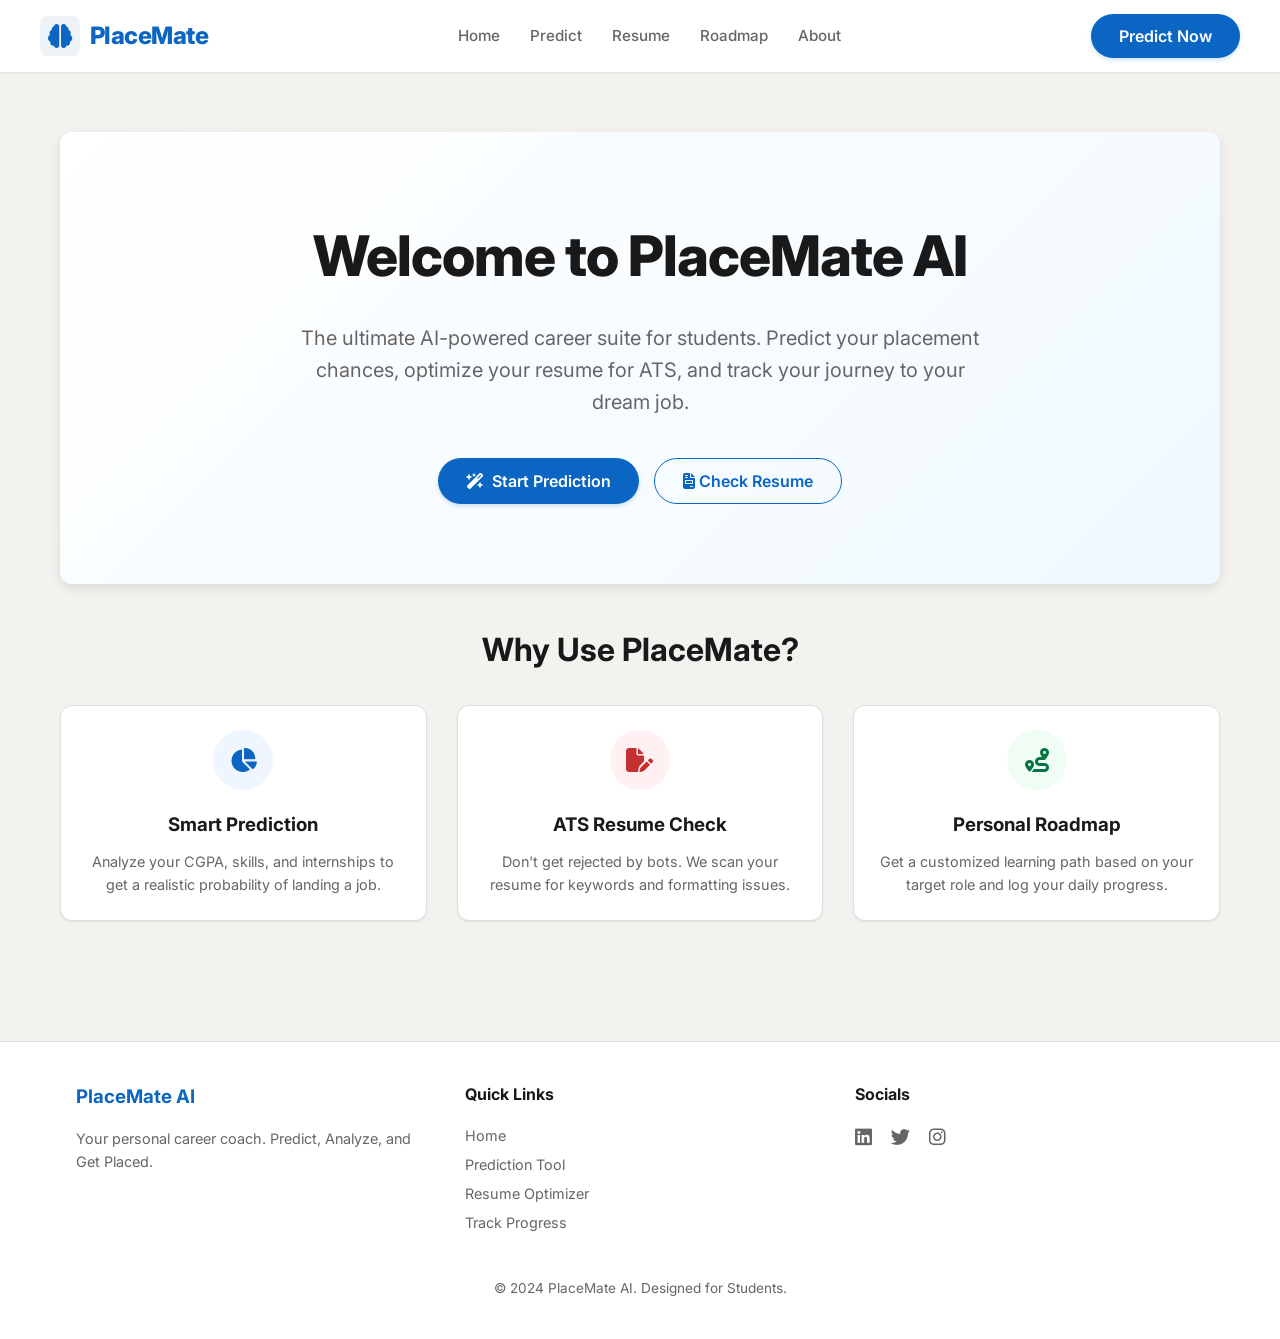
<file: Major Project/major project.html>
<!DOCTYPE html>
<html lang="en">
<head>
    <meta charset="UTF-8">
    <meta name="viewport" content="width=device-width, initial-scale=1.0">
    <title>PlaceMate AI | Full Career Suite</title>
    
    <!-- Fonts: Inter -->
    <link href="https://fonts.googleapis.com/css2?family=Inter:wght@300;400;500;600;700;800&display=swap" rel="stylesheet">
    <!-- Icons: FontAwesome -->
    <link rel="stylesheet" href="https://cdnjs.cloudflare.com/ajax/libs/font-awesome/6.4.0/css/all.min.css">

    <style>
        /* --- CSS VARIABLES & RESET --- */
        :root {
            --primary: #0a66c2;        /* LinkedIn Blue */
            --primary-hover: #004182;
            --primary-light: #eef3f8;
            --bg-body: #f3f2ef;
            --white: #ffffff;
            --text-main: #191919;
            --text-light: #666666;
            --border: #e0e0e0;
            --success: #057642;
            --warning: #d97706;
            --danger: #c53030;
            --shadow-sm: 0 1px 2px rgba(0,0,0,0.08);
            --shadow-md: 0 4px 12px rgba(0,0,0,0.1);
            --radius: 12px;
            --transition: all 0.3s ease;
        }

        * { margin: 0; padding: 0; box-sizing: border-box; }
        
        body {
            font-family: 'Inter', sans-serif;
            background-color: var(--bg-body);
            color: var(--text-main);
            line-height: 1.6;
            overflow-x: hidden;
            display: flex;
            flex-direction: column;
            min-height: 100vh;
        }

        a { text-decoration: none; color: inherit; transition: var(--transition); }
        ul { list-style: none; }
        button { font-family: inherit; }

        /* --- NAVIGATION --- */
        nav {
            background: var(--white);
            height: 72px;
            display: flex;
            align-items: center;
            position: sticky;
            top: 0;
            z-index: 1000;
            box-shadow: var(--shadow-sm);
            padding: 0 24px;
        }

        .nav-container {
            max-width: 1200px;
            margin: 0 auto;
            width: 100%;
            display: flex;
            justify-content: space-between;
            align-items: center;
        }

        .logo {
            font-size: 1.5rem;
            font-weight: 800;
            color: var(--primary);
            display: flex;
            align-items: center;
            gap: 10px;
            cursor: pointer;
            letter-spacing: -0.5px;
        }
        .logo i { background: var(--primary-light); padding: 8px; border-radius: 8px; }

        .nav-links { display: flex; gap: 30px; align-items: center; }
        
        .nav-item {
            color: var(--text-light);
            font-weight: 500;
            cursor: pointer;
            font-size: 0.95rem;
            position: relative;
            padding: 5px 0;
        }

        .nav-item::after {
            content: '';
            position: absolute;
            width: 0;
            height: 2px;
            bottom: 0;
            left: 0;
            background-color: var(--primary);
            transition: var(--transition);
        }

        .nav-item:hover::after, .nav-item.active::after { width: 100%; }
        .nav-item:hover, .nav-item.active { color: var(--text-main); }

        /* --- BUTTONS --- */
        .btn-primary {
            background-color: var(--primary);
            color: var(--white);
            padding: 12px 28px;
            border-radius: 24px;
            font-weight: 600;
            border: none;
            cursor: pointer;
            transition: var(--transition);
            box-shadow: 0 2px 4px rgba(10, 102, 194, 0.2);
            white-space: nowrap;
            display: inline-flex;
            align-items: center;
            justify-content: center;
            gap: 8px;
            font-size: 1rem;
        }

        .btn-primary:hover { background-color: var(--primary-hover); transform: translateY(-2px); box-shadow: 0 4px 12px rgba(10, 102, 194, 0.3); }
        
        .btn-outline {
            background: transparent;
            border: 1px solid var(--primary);
            color: var(--primary);
            padding: 12px 28px;
            border-radius: 24px;
            font-weight: 600;
            cursor: pointer;
            transition: var(--transition);
            font-size: 1rem;
        }
        .btn-outline:hover { background: var(--primary-light); }

        /* --- PAGE LAYOUT --- */
        .page-section {
            display: none;
            padding: 60px 20px;
            animation: fadeIn 0.4s ease-out;
            max-width: 1200px;
            margin: 0 auto;
            width: 100%;
            flex: 1;
        }

        .page-section.active { display: block; }

        @keyframes fadeIn {
            from { opacity: 0; transform: translateY(10px); }
            to { opacity: 1; transform: translateY(0); }
        }

        /* --- WELCOME PAGE --- */
        .welcome-hero {
            text-align: center;
            padding: 80px 20px;
            background: linear-gradient(135deg, #ffffff 0%, #f0f9ff 100%);
            border-radius: var(--radius);
            box-shadow: var(--shadow-md);
            margin-bottom: 40px;
        }

        .welcome-hero h1 {
            font-size: 3.5rem;
            font-weight: 800;
            color: var(--text-main);
            margin-bottom: 20px;
            letter-spacing: -1px;
        }

        .welcome-hero p {
            font-size: 1.25rem;
            color: var(--text-light);
            margin-bottom: 40px;
            max-width: 700px;
            margin-left: auto;
            margin-right: auto;
        }

        .features-grid {
            display: grid;
            grid-template-columns: repeat(auto-fit, minmax(300px, 1fr));
            gap: 30px;
        }

        /* --- CARDS & CONTAINERS --- */
        .card {
            background: var(--white);
            border-radius: var(--radius);
            box-shadow: var(--shadow-sm);
            border: 1px solid var(--border);
            padding: 24px;
            transition: var(--transition);
        }
        .card:hover { box-shadow: var(--shadow-md); border-color: #cbd5e1; }

        .tool-card {
            background: var(--white);
            border-radius: var(--radius);
            box-shadow: var(--shadow-md);
            max-width: 900px; 
            margin: 0 auto;
            overflow: hidden;
            border: 1px solid var(--border);
        }

        /* --- FORMS --- */
        .form-header { background: #f8fafc; padding: 30px; text-align: center; border-bottom: 1px solid var(--border); }
        .form-header h2 { font-size: 1.8rem; margin-bottom: 10px; color: var(--text-main); }
        .form-body { padding: 40px; }
        
        .input-group { margin-bottom: 24px; }
        .input-group label { display: block; margin-bottom: 8px; font-weight: 600; color: var(--text-main); font-size: 0.95rem; }
        .input-group small { color: var(--text-light); font-size: 0.8rem; display: block; margin-top: 5px; }
        
        .input-field, select.input-field {
            width: 100%; padding: 14px;
            border: 1px solid #cbd5e1;
            border-radius: 8px;
            font-size: 1rem;
            font-family: 'Inter', sans-serif;
            transition: var(--transition);
            background: var(--white);
            color: var(--text-main);
        }
        .input-field:focus, select.input-field:focus { outline: none; border-color: var(--primary); box-shadow: 0 0 0 3px rgba(10, 102, 194, 0.1); }

        .form-grid-2 { display: grid; grid-template-columns: 1fr 1fr; gap: 24px; }
        .form-grid-3 { display: grid; grid-template-columns: 1fr 1fr 1fr; gap: 24px; }
        
        h4.form-section-title { margin: 30px 0 20px; border-bottom: 2px solid #f1f5f9; padding-bottom: 10px; font-size: 1.2rem; color: var(--text-main); display: flex; align-items: center; gap: 10px; }

        /* --- PROGRESS CIRCLES --- */
        .progress-circle-wrapper {
            position: relative; width: 160px; height: 160px;
            border-radius: 50%;
            background: conic-gradient(var(--primary) 0deg, #e2e8f0 0deg);
            display: flex; justify-content: center; align-items: center;
            margin: 0 auto 30px; transition: background 1.5s ease-out;
            box-shadow: inset 0 2px 4px rgba(0,0,0,0.05);
        }
        .progress-circle-wrapper::before {
            content: ''; position: absolute; width: 140px; height: 140px;
            background: var(--white); border-radius: 50%;
        }
        .score-value { position: relative; font-size: 2.5rem; font-weight: 800; color: var(--text-main); }
        .score-label { position: absolute; bottom: 40px; font-size: 0.8rem; color: var(--text-light); text-transform: uppercase; letter-spacing: 1px; font-weight: 600; }

        /* --- SKILL BARS --- */
        .skill-bars { margin-top: 30px; text-align: left; }
        .bar-container { margin-bottom: 20px; }
        .bar-label { display: flex; justify-content: space-between; font-size: 0.9rem; margin-bottom: 8px; font-weight: 600; color: var(--text-main); }
        .progress-bg { height: 8px; background: #f1f5f9; border-radius: 4px; overflow: hidden; }
        .progress-fill { height: 100%; background: var(--primary); width: 0%; border-radius: 4px; transition: width 1.5s ease; }

        /* --- RESUME PAGE --- */
        .resume-grid { display: grid; grid-template-columns: 1fr 1.5fr; gap: 40px; }
        
        .upload-zone { border: 2px dashed #cbd5e1; background: #f8fafc; border-radius: var(--radius); display: flex; flex-direction: column; align-items: center; justify-content: center; height: 250px; cursor: pointer; transition: var(--transition); text-align: center; color: var(--text-light); position: relative; }
        .upload-zone:hover { background: #eff6ff; border-color: var(--primary); }
        .upload-zone i { font-size: 3rem; color: var(--primary); margin-bottom: 15px; }
        
        /* Issue Cards */
        .issue-card {
            background: #fff; border: 1px solid #e2e8f0;
            border-radius: 8px; padding: 15px; margin-bottom: 12px;
            display: flex; justify-content: space-between; align-items: center;
            border-left: 4px solid #ccc;
        }
        .issue-card.critical { border-left-color: var(--danger); background: #fff5f5; }
        .issue-card.warning { border-left-color: var(--warning); }
        
        .fix-btn { font-size: 0.8rem; padding: 4px 10px; background: var(--primary); color: white; border: none; border-radius: 4px; cursor: pointer; }

        /* --- ROADMAP / STRATEGY --- */
        .strategy-section {
            background: linear-gradient(135deg, #ffffff 0%, #f0f9ff 100%);
            border: 1px solid #bfdbfe;
            border-radius: var(--radius);
            padding: 40px;
            margin-bottom: 40px;
            position: relative;
            overflow: hidden;
        }

        .strategy-grid { display: grid; grid-template-columns: 1fr 1fr; gap: 30px; }

        .strategy-item {
            background: white; padding: 20px; border-radius: 8px;
            box-shadow: 0 2px 4px rgba(0,0,0,0.05); border: 1px solid #e2e8f0;
        }
        .strategy-item h4 { color: var(--primary); margin-bottom: 12px; display: flex; align-items: center; gap: 8px; }
        .strategy-list li { margin-bottom: 8px; font-size: 0.9rem; padding-left: 20px; position: relative; color: var(--text-main); }
        .strategy-list li::before { content: '•'; color: var(--primary); font-weight: bold; position: absolute; left: 0; }

        /* Action Items */
        .action-item {
            display: flex; gap: 15px; padding: 15px; background: white; border-radius: 8px; align-items: flex-start;
            border:1px solid #e2e8f0; margin-bottom: 10px; transition: var(--transition);
        }
        .action-item:hover { transform: translateX(5px); border-color: var(--primary); }
        .checkbox-custom { width: 22px; height: 22px; cursor: pointer; accent-color: var(--primary); margin-top: 2px; }

        /* --- TIMELINE --- */
        .timeline { border-left: 2px solid #e2e8f0; margin-left: 10px; padding-left: 20px; }
        .timeline-item { position: relative; margin-bottom: 25px; }
        .timeline-item::before {
            content: ''; position: absolute; left: -26px; top: 5px;
            width: 10px; height: 10px; background: var(--primary); border-radius: 50%; border: 2px solid white; box-shadow: 0 0 0 2px var(--primary);
        }
        .update-card { background: #f8fafc; padding: 15px; border-radius: 8px; border: 1px solid #e2e8f0; }
        .timeline-date { font-size: 0.8rem; color: var(--text-light); margin-bottom: 5px; font-weight: 600; }

        /* --- TOAST --- */
        #toast-container { position: fixed; bottom: 30px; right: 30px; z-index: 2000; display: flex; flex-direction: column; gap: 10px; }
        .toast { background: #1e293b; color: white; padding: 12px 24px; border-radius: 8px; box-shadow: 0 4px 12px rgba(0,0,0,0.15); font-size: 0.9rem; display: flex; align-items: center; gap: 12px; animation: slideIn 0.3s cubic-bezier(0.175, 0.885, 0.32, 1.275); }
        .toast i { color: var(--success); font-size: 1.1rem; }
        @keyframes slideIn { from { transform: translateX(100%); opacity: 0; } to { transform: translateX(0); opacity: 1; } }

        /* --- FOOTER --- */
        footer { background: var(--white); border-top: 1px solid var(--border); padding: 40px 20px; margin-top: 60px; text-align: center; }
        .footer-grid { max-width: 1128px; margin: 0 auto; display: grid; grid-template-columns: repeat(auto-fit, minmax(200px, 1fr)); gap: 40px; text-align: left; }
        .social-links a { font-size: 1.2rem; color: var(--text-light); margin-right: 15px; transition: var(--transition); }
        .social-links a:hover { color: var(--primary); }

        /* --- RESPONSIVE --- */
        @media (max-width: 900px) {
            .nav-links { display: none; }
            .resume-grid, .strategy-grid { grid-template-columns: 1fr; }
            .form-grid-2, .form-grid-3 { grid-template-columns: 1fr; }
            .welcome-hero h1 { font-size: 2.5rem; }
        }
    </style>
</head>
<body>

    <!-- NOTIFICATION CONTAINER -->
    <div id="toast-container"></div>

    <!-- NAVIGATION -->
    <nav>
        <div class="nav-container">
            <div class="logo" onclick="switchPage('welcome')">
                <i class="fa-solid fa-brain"></i> PlaceMate
            </div>
            <div class="nav-links">
                <span class="nav-item" onclick="switchPage('welcome')">Home</span>
                <span class="nav-item" onclick="switchPage('predict')">Predict</span>
                <span class="nav-item" onclick="switchPage('resume')">Resume</span>
                <span class="nav-item" onclick="switchPage('roadmap')">Roadmap</span>
                <span class="nav-item" onclick="switchPage('about')">About</span>
            </div>
            <button class="btn-primary" onclick="switchPage('predict')">Predict Now</button>
        </div>
    </nav>

    <!-- PAGE 0: WELCOME PAGE -->
    <section id="welcome" class="page-section active">
        <div class="welcome-hero">
            <h1>Welcome to PlaceMate AI</h1>
            <p>The ultimate AI-powered career suite for students. Predict your placement chances, optimize your resume for ATS, and track your journey to your dream job.</p>
            <div style="display: flex; gap: 15px; justify-content: center; flex-wrap: wrap;">
                <button class="btn-primary" onclick="switchPage('predict')">
                    <i class="fa-solid fa-wand-magic-sparkles"></i> Start Prediction
                </button>
                <button class="btn-outline" onclick="switchPage('resume')">
                    <i class="fa-solid fa-file-invoice"></i> Check Resume
                </button>
            </div>
        </div>

        <h2 style="text-align: center; margin-bottom: 30px; font-size: 2rem;">Why Use PlaceMate?</h2>
        
        <div class="features-grid">
            <div class="card" style="text-align: center;">
                <div style="width: 60px; height: 60px; background: #eff6ff; border-radius: 50%; display: flex; align-items: center; justify-content: center; margin: 0 auto 20px;">
                    <i class="fa-solid fa-chart-pie" style="font-size: 1.5rem; color: var(--primary);"></i>
                </div>
                <h3>Smart Prediction</h3>
                <p style="color: var(--text-light); font-size: 0.9rem; margin-top: 10px;">
                    Analyze your CGPA, skills, and internships to get a realistic probability of landing a job.
                </p>
            </div>

            <div class="card" style="text-align: center;">
                <div style="width: 60px; height: 60px; background: #fff1f2; border-radius: 50%; display: flex; align-items: center; justify-content: center; margin: 0 auto 20px;">
                    <i class="fa-solid fa-file-pen" style="font-size: 1.5rem; color: var(--danger);"></i>
                </div>
                <h3>ATS Resume Check</h3>
                <p style="color: var(--text-light); font-size: 0.9rem; margin-top: 10px;">
                    Don't get rejected by bots. We scan your resume for keywords and formatting issues.
                </p>
            </div>

            <div class="card" style="text-align: center;">
                <div style="width: 60px; height: 60px; background: #f0fdf4; border-radius: 50%; display: flex; align-items: center; justify-content: center; margin: 0 auto 20px;">
                    <i class="fa-solid fa-route" style="font-size: 1.5rem; color: var(--success);"></i>
                </div>
                <h3>Personal Roadmap</h3>
                <p style="color: var(--text-light); font-size: 0.9rem; margin-top: 10px;">
                    Get a customized learning path based on your target role and log your daily progress.
                </p>
            </div>
        </div>
    </section>

    <!-- PAGE 2: DETAILED PREDICTION TOOL -->
    <section id="predict" class="page-section">
        <div class="tool-card">
            <div class="form-header">
                <h2><i class="fa-solid fa-calculator"></i> Advanced Placement Predictor</h2>
                <p style="color: var(--text-light); font-size: 0.95rem;">Enter your detailed academic and professional profile for accurate analysis.</p>
            </div>
            
            <form id="predictionForm" class="form-body" onsubmit="calculatePrediction(event)">
                <!-- Personal Info -->
                <h4 class="form-section-title"><i class="fa-solid fa-user"></i> Personal Information</h4>
                <div class="form-grid-2">
                    <div class="input-group">
                        <label>Full Name</label>
                        <input type="text" id="fullName" class="input-field" placeholder="e.g. Rahul Sharma" required>
                    </div>
                    <div class="input-group">
                        <label>Department / Major</label>
                        <select class="input-field" id="dept" required>
                            <option value="" disabled selected>Select Department</option>
                            <optgroup label="Computer Science & IT">
                                <option value="cse_gen">Computer Science (General)</option>
                                <option value="cse_ai">CSE (Artificial Intelligence)</option>
                                <option value="cse_ml">CSE (Machine Learning)</option>
                                <option value="cse_ds">CSE (Data Science)</option>
                                <option value="cse_cyber">CSE (Cyber Security)</option>
                                <option value="it">Information Technology</option>
                                <option value="ise">Information Science & Engineering</option>
                            </optgroup>
                            <optgroup label="Electronics & Electrical">
                                <option value="ece">Electronics & Comm. (ECE)</option>
                                <option value="eee">Electrical & Electronics (EEE)</option>
                                <option value="eie">Electronics & Instrumentation</option>
                            </optgroup>
                            <optgroup label="Core Engineering">
                                <option value="mech">Mechanical Engineering</option>
                                <option value="civil">Civil Engineering</option>
                                <option value="chem">Chemical Engineering</option>
                            </optgroup>
                            <optgroup label="Others">
                                <option value="other">Other (Biotech, Aerospace, etc.)</option>
                            </optgroup>
                        </select>
                    </div>
                </div>

                <!-- Academic Section -->
                <h4 class="form-section-title"><i class="fa-solid fa-graduation-cap"></i> Academic Performance</h4>
                <div class="form-grid-2">
                    <div class="input-group">
                        <label>Current CGPA (0-10)</label>
                        <input type="number" id="cgpa" class="input-field" step="0.01" min="0" max="10" placeholder="8.50" required>
                    </div>
                    <div class="input-group">
                        <label>Active Backlogs (Arrears)</label>
                        <input type="number" id="backlogs" class="input-field" min="0" placeholder="0" required>
                        <small style="color: var(--danger);">* Active backlogs significantly impact probability</small>
                    </div>
                </div>

                <!-- Technical Section -->
                <h4 class="form-section-title"><i class="fa-solid fa-laptop-code"></i> Technical Skills</h4>
                <div class="form-grid-3">
                    <div class="input-group">
                        <label>Primary Skill Stack</label>
                        <select class="input-field" id="skill" required>
                            <option value="" disabled selected>Select Top Skill</option>
                            <optgroup label="Web Development">
                                <option value="mern">MERN Stack (MongoDB, Express, React, Node)</option>
                                <option value="mean">MEAN Stack</option>
                                <option value="react">React.js Specialist</option>
                                <option value="angular">Angular.js Specialist</option>
                                <option value="vue">Vue.js Specialist</option>
                                <option value="php_laravel">PHP / Laravel</option>
                            </optgroup>
                            <optgroup label="Backend & Systems">
                                <option value="java_spring">Java (Spring Boot)</option>
                                <option value="python_django">Python (Django/Flask)</option>
                                <option value="golang">Golang</option>
                                <option value="dotnet">.NET / C#</option>
                            </optgroup>
                            <optgroup label="Data & AI">
                                <option value="data_science">Data Science (Python/Pandas)</option>
                                <option value="ml_engineer">Machine Learning Engineering</option>
                                <option value="data_analysis">Data Analysis (SQL/Tableau)</option>
                                <option value="bigdata">Big Data (Hadoop/Spark)</option>
                            </optgroup>
                            <optgroup label="Cloud & DevOps">
                                <option value="aws">Amazon Web Services (AWS)</option>
                                <option value="azure">Microsoft Azure</option>
                                <option value="devops">DevOps (Docker/Kubernetes/Jenkins)</option>
                                <option value="sre">Site Reliability Engineering</option>
                            </optgroup>
                            <optgroup label="Cyber Security & Testing">
                                <option value="cyber_sec">Cyber Security</option>
                                <option value="qa_testing">Manual & Automation Testing</option>
                                <option value="blockchain">Blockchain Development</option>
                            </optgroup>
                            <optgroup label="Mobile">
                                <option value="flutter">Flutter (Cross Platform)</option>
                                <option value="android">Android Native (Kotlin)</option>
                                <option value="ios">iOS Native (Swift)</option>
                            </optgroup>
                            <optgroup label="Core Engineering">
                                <option value="cad_design">CAD/CAM Design (AutoCAD/SolidWorks)</option>
                                <option value="embedded">Embedded Systems</option>
                                <option value="vlsi">VLSI Design</option>
                            </optgroup>
                        </select>
                    </div>
                    <div class="input-group">
                        <label>Aptitude Score (Self-Rated 0-100)</label>
                        <input type="number" id="aptitude" class="input-field" min="0" max="100" placeholder="75" required>
                    </div>
                    <div class="input-group">
                        <label>Total Projects Completed</label>
                        <input type="number" id="projects" class="input-field" min="0" placeholder="e.g. 3" required>
                    </div>
                </div>

                <!-- Internship Section -->
                <h4 class="form-section-title"><i class="fa-solid fa-briefcase"></i> Internship Experience</h4>
                <div class="form-grid-2">
                    <div class="input-group">
                        <label>Number of Internships</label>
                        <select class="input-field" id="internship_count" onchange="toggleInternshipDetails()">
                            <option value="0">None</option>
                            <option value="1">1 Internship</option>
                            <option value="2">2 Internships</option>
                            <option value="3_plus">3 or More</option>
                        </select>
                    </div>
                    <div class="input-group">
                        <label>Internship Type</label>
                        <select class="input-field" id="internship_type">
                            <option value="none">N/A</option>
                            <option value="research">Research Based</option>
                            <option value="startup">Startup</option>
                            <option value="mnc_service">Service-Based MNC</option>
                            <option value="mnc_product">Product-Based MNC</option>
                        </select>
                    </div>
                </div>
                <div class="input-group">
                    <label>Communication Skill (Self-Rated 1-10)</label>
                    <input type="number" id="communication" class="input-field" min="1" max="10" placeholder="e.g. 7" required>
                    <small>Honest assessment helps in HR round prediction.</small>
                </div>

                <button type="submit" class="btn-primary" style="width: 100%; font-size: 1.1rem; margin-top: 10px;">Analyze My Profile</button>
            </form>

            <!-- RESULT SECTION -->
            <div id="resultSection" class="card" style="display: none; margin: 30px; border: none; box-shadow: none; text-align: center;">
                <h2 style="margin-bottom: 10px;">Placement Analysis Report</h2>
                <p style="color: var(--text-light); margin-bottom: 30px;" id="resultName">Candidate: --</p>
                
                <div class="progress-circle-wrapper" id="progressCircle">
                    <span class="score-value" id="scoreValue">0%</span>
                    <span class="score-label">Probability</span>
                </div>

                <div style="margin-bottom: 30px;">
                    <h3 id="companyTarget" style="color: var(--primary); font-size: 1.3rem; font-weight: 700; margin-bottom: 10px;">Analyzing...</h3>
                    <p style="color: var(--text-light); font-size: 0.95rem;">Based on current market trends for your profile.</p>
                </div>

                <div style="max-width: 500px; margin: 0 auto;">
                    <div class="skill-bars">
                        <div class="bar-container">
                            <div class="bar-label"><span>Academic Strength</span> <span id="bar1Val">0%</span></div>
                            <div class="progress-bg"><div class="progress-fill" id="fill1"></div></div>
                        </div>
                        <div class="bar-container">
                            <div class="bar-label"><span>Technical Skills</span> <span id="bar2Val">0%</span></div>
                            <div class="progress-bg"><div class="progress-fill" id="fill2"></div></div>
                        </div>
                        <div class="bar-container">
                            <div class="bar-label"><span>Soft Skills & Exp</span> <span id="bar3Val">0%</span></div>
                            <div class="progress-bg"><div class="progress-fill" id="fill3"></div></div>
                        </div>
                    </div>
                </div>

                <div style="margin-top: 40px; display: flex; gap: 15px; justify-content: center;">
                    <button class="btn-primary" onclick="switchPage('roadmap')">View Action Plan</button>
                    <button class="btn-outline" onclick="resetPrediction()">Calculate Again</button>
                </div>
            </div>
        </div>
    </section>

    <!-- PAGE 3: RESUME OPTIMIZER -->
    <section id="resume" class="page-section">
        <div style="text-align: center; margin-bottom: 40px;">
            <h2 style="font-size: 2.5rem; color: var(--text-main);">AI Resume Optimizer</h2>
            <p style="color: var(--text-light); font-size: 1.1rem;">Select your target role and upload your resume for a personalized audit.</p>
        </div>

        <div class="resume-grid">
            <!-- LEFT: UPLOAD & SELECTOR -->
            <div class="card">
                <h3 style="margin-bottom: 20px; display: flex; align-items: center; gap: 8px;">
                    <i class="fa-solid fa-crosshairs" style="color: var(--primary);"></i> 1. Target & Upload
                </h3>
                
                <div class="upload-zone" onclick="triggerFileInput()">
                    <i class="fa-solid fa-cloud-arrow-up"></i>
                    <p style="font-weight: 600;">Click to Upload PDF/Doc</p>
                    <span style="font-size: 0.8rem; margin-top: 5px;">Max size: 5MB</span>
                    <input type="file" id="resumeInput" hidden accept=".pdf,.doc,.docx" onchange="handleFileSelect(this)">
                </div>

                <div id="fileInfo" style="display: none;">
                    <div class="file-display" style="display: flex; align-items: center; gap: 10px; padding: 12px; background: #f1f5f9; border-radius: 8px; margin-top: 15px; border: 1px solid #e2e8f0;">
                        <i class="fa-solid fa-file-pdf" style="color: var(--danger); font-size: 1.5rem;"></i>
                        <span id="fileName" style="font-size: 0.9rem; font-weight: 600;">resume.pdf</span>
                    </div>
                </div>

                <div class="input-group" style="margin-top: 30px;">
                    <label style="font-size: 1.1rem; font-weight: 700; margin-bottom: 10px;">Select Target Job Role</label>
                    <select id="targetRole" class="input-field" style="padding: 15px;" onchange="updateRoleSelection()">
                        <optgroup label="Core Development">
                            <option value="frontend">Frontend Developer (React/Vue)</option>
                            <option value="backend">Backend Developer (Node.js/Java)</option>
                            <option value="fullstack">Full Stack Developer (MERN)</option>
                        </optgroup>
                        <optgroup label="Data & AI">
                            <option value="data-scientist">Data Scientist</option>
                            <option value="ml-engineer">ML Engineer</option>
                            <option value="analyst">Data Analyst</option>
                        </optgroup>
                        <optgroup label="Cloud & DevOps">
                            <option value="devops">DevOps Engineer</option>
                            <option value="cloud-arch">Cloud Architect</option>
                        </optgroup>
                        <optgroup label="Cyber Security">
                            <option value="sec-analyst">Security Analyst</option>
                            <option value="pen-tester">Penetration Tester</option>
                        </optgroup>
                        <optgroup label="Product Management">
                            <option value="pm">Product Manager</option>
                            <option value="scrum">Scrum Master</option>
                        </optgroup>
                    </select>
                    <div id="roleDescription" style="margin-top: 10px; font-size: 0.85rem; color: var(--text-light); background: #f8fafc; padding: 10px; border-radius: 6px;">
                        Select a role above to see what skills you need.
                    </div>
                </div>

                <button class="btn-primary" style="width: 100%; margin-top: 20px;" onclick="analyzeResume()">
                    <i class="fa-solid fa-wand-magic-sparkles"></i> Analyze Resume
                </button>
            </div>

            <!-- RIGHT: REPORT -->
            <div class="card" id="resumeResults" style="opacity: 0.5; pointer-events: none;">
                <h3 style="margin-bottom: 20px; display: flex; align-items: center; justify-content: space-between;">
                    <span><i class="fa-solid fa-clipboard-check" style="color: var(--success);"></i> Optimization Report</span>
                    <span style="font-size: 0.9rem; color: var(--text-light);" id="scanStatus">Waiting for input...</span>
                </h3>
                
                <div class="progress-circle-wrapper" id="resumeScoreCircle" style="width: 120px; height: 120px; margin-bottom: 20px;">
                    <span class="score-value" id="resumeScoreVal" style="font-size: 2rem;">0%</span>
                </div>
                <div style="text-align: center; margin-bottom: 20px;">
                    <p id="scoreText" style="font-weight: 700; font-size: 1.1rem; color: var(--text-main);">Upload to start</p>
                </div>

                <hr style="border: 0; border-top: 1px solid var(--border); margin: 20px 0;">

                <h4 style="margin-bottom: 15px; font-size: 1rem;">Metrics Breakdown</h4>
                <div style="display: grid; grid-template-columns: 1fr 1fr 1fr; gap: 10px; margin-bottom: 20px; text-align: center;">
                    <div style="background: #f8fafc; padding: 10px; border-radius: 8px;">
                        <div style="font-size: 0.8rem; color: var(--text-light);">Keywords</div>
                        <div id="scoreKeywords" style="font-weight: 700; color: var(--text-main);">--</div>
                    </div>
                    <div style="background: #f8fafc; padding: 10px; border-radius: 8px;">
                        <div style="font-size: 0.8rem; color: var(--text-light);">Structure</div>
                        <div id="scoreStructure" style="font-weight: 700; color: var(--text-main);">--</div>
                    </div>
                    <div style="background: #f8fafc; padding: 10px; border-radius: 8px;">
                        <div style="font-size: 0.8rem; color: var(--text-light);">Impact</div>
                        <div id="scoreImpact" style="font-weight: 700; color: var(--text-main);">--</div>
                    </div>
                </div>

                <h4 style="margin-bottom: 15px; font-size: 1rem;">
                    <i class="fa-solid fa-list-check" style="color: var(--warning); margin-right: 8px;"></i> Suggested Fixes
                </h4>
                <div id="suggestionList" style="max-height: 300px; overflow-y: auto;">
                    <!-- JS will populate this -->
                </div>
            </div>
        </div>
    </section>

    <!-- PAGE 4: ROADMAP & TRACKING -->
    <section id="roadmap" class="page-section">
        <div style="text-align: center; margin-bottom: 40px;">
            <h2 style="font-size: 2.5rem; color: var(--text-main);">Your Career Roadmap</h2>
            <p style="color: var(--text-light); font-size:1.1rem;">Log your updates and follow our AI strategy to land your dream job.</p>
        </div>

        <!-- RESUME STRATEGY INTEGRATION -->
        <div class="strategy-section">
            <div class="roadmap-header" style="display: flex; justify-content: space-between; align-items: flex-start; flex-wrap: wrap; gap: 20px;">
                <div style="flex: 1;">
                    <div style="display: flex; align-items: center; gap: 15px; margin-bottom: 10px;">
                        <i class="fa-solid fa-file-contract" style="font-size: 1.8rem; color: var(--primary);"></i>
                        <div>
                            <h3 style="font-size: 1.5rem;">Resume Strategy</h3>
                            <p style="color: var(--text-light); font-size: 0.9rem;">Based on your selection in the Resume Optimizer.</p>
                        </div>
                    </div>
                </div>
                <button class="btn-outline" onclick="switchPage('resume')" style="font-size: 0.9rem;">Update Role Selection</button>
            </div>

            <div id="strategyContent" class="strategy-grid">
                <!-- Default State -->
                <div style="grid-column: 1 / -1; text-align: center; padding: 40px; color: var(--text-light); background: rgba(255,255,255,0.6); border-radius: 8px;">
                    <i class="fa-solid fa-arrow-left" style="margin-bottom: 10px;"></i><br>
                    Please select a Target Role in the <a href="#" onclick="switchPage('resume')" style="color: var(--primary); font-weight: 700;">Resume Optimizer</a> page to generate your specific strategy.
                </div>
            </div>
        </div>

        <div style="display: grid; grid-template-columns: 1fr 1fr; gap: 40px;">
            <!-- LEFT: LOGGING FORM & ACTIONS -->
            <div>
                <div class="card" style="margin-bottom: 30px;">
                    <h3 style="margin-bottom: 20px;"><i class="fa-solid fa-plus-circle" style="color: var(--primary);"></i> Log New Update</h3>
                    <form onsubmit="addUpdate(event)">
                        <div class="form-grid-2">
                            <div class="input-group">
                                <label>Date</label>
                                <input type="date" id="updateDate" class="input-field" required>
                            </div>
                            <div class="input-group">
                                <label>Type</label>
                                <select id="updateType" class="input-field">
                                    <option value="Practical">Practical Project</option>
                                    <option value="Theory">Theory / Concept</option>
                                    <option value="Certification">Certification</option>
                                </select>
                            </div>
                        </div>
                        <div class="input-group">
                            <label>Skill / Topic</label>
                            <input type="text" id="updateSkill" class="input-field" placeholder="e.g. Learned React Hooks" required>
                        </div>
                        <div class="input-group">
                            <label>Notes</label>
                            <textarea id="updateNotes" class="input-field" rows="2" placeholder="Brief notes..."></textarea>
                        </div>
                        <button type="submit" class="btn-primary" style="width: 100%;">Add to Timeline</button>
                    </form>
                </div>

                <div class="card">
                    <h3 style="margin-bottom: 15px;">Recommended Actions</h3>
                    <div id="actionList">
                        <div class="action-item">
                            <input type="checkbox" class="checkbox-custom" checked disabled>
                            <div>
                                <strong>Log Daily Progress</strong><br>
                                <span style="font-size: 0.85rem; color: var(--text-light);">Consistency is key for recruiters.</span>
                            </div>
                        </div>
                        <div class="action-item">
                            <input type="checkbox" class="checkbox-custom">
                            <div>
                                <strong>Mock Interviews</strong><br>
                                <span style="font-size: 0.85rem; color: var(--text-light);">Practice technical rounds.</span>
                            </div>
                        </div>
                        <div class="action-item">
                            <input type="checkbox" class="checkbox-custom">
                            <div>
                                <strong>Update Resume Weekly</strong><br>
                                <span style="font-size: 0.85rem; color: var(--text-light);">Keep tweaking your resume.</span>
                            </div>
                        </div>
                    </div>
                </div>
            </div>

            <!-- RIGHT: TIMELINE -->
            <div class="card">
                <h3 style="margin-bottom: 20px;"><i class="fa-solid fa-clock-rotate-left" style="color: var(--text-light);"></i> Your Journey Timeline</h3>
                <div class="timeline" id="timelineContainer">
                    <!-- Initial Dummy Data -->
                    <div class="timeline-item">
                        <div class="update-card">
                            <div class="timeline-date">Today</div>
                            <strong>Started PlaceMate</strong>
                            <p style="font-size: 0.9rem; color: var(--text-light);">Joined platform to track my goals.</p>
                        </div>
                    </div>
                </div>
            </div>
        </div>
    </section>

    <!-- PAGE 5: ABOUT -->
    <section id="about" class="page-section">
        <div class="card" style="text-align: center; max-width: 900px; margin: 0 auto;">
            <h2 style="font-size: 2.5rem; color: var(--text-main); margin-bottom: 10px;">About PlaceMate</h2>
            <p style="margin-bottom: 40px; color: var(--text-light); max-width: 700px; margin-left: auto; margin-right: auto;">
                PlaceMate is an intelligent prediction tool built for engineering students. We utilize advanced machine learning algorithms (Random Forest & Logistic Regression logic) to analyze academic history, skill sets, and experience levels.
            </p>
            
            <div style="display: grid; grid-template-columns: 1fr 1fr; gap: 40px; text-align: left;">
                <div>
                    <div style="margin-bottom: 20px;">
                        <i class="fa-solid fa-building-user" style="font-size: 2rem; color: var(--primary); margin-bottom: 15px;"></i>
                        <h3 style="margin-bottom: 10px;">Service-Based Roadmap</h3>
                        <p style="font-size: 0.9rem; color: var(--text-light); margin-bottom: 15px;">Target: TCS, Infosys, Wipro, Accenture</p>
                        <ul style="font-size: 0.9rem; line-height: 2;">
                            <li>✓ Master Core CS Subjects (OS, DBMS, CN)</li>
                            <li>✓ Clear all backlogs</li>
                            <li>✓ Strong in one Programming Language (Java/C++)</li>
                            <li>✓ Solve 100+ Simple/Medium DSA questions</li>
                        </ul>
                    </div>
                </div>
                <div>
                    <div style="margin-bottom: 20px;">
                        <i class="fa-solid fa-rocket" style="font-size: 2rem; color: var(--warning); margin-bottom: 15px;"></i>
                        <h3 style="margin-bottom: 10px;">Product-Based Roadmap</h3>
                        <p style="font-size: 0.9rem; color: var(--text-light); margin-bottom: 15px;">Target: Amazon, Google, Flipkart, Microsoft</p>
                        <ul style="font-size: 0.9rem; line-height: 2;">
                            <li>✓ Advanced DSA (Graphs, DP, Advanced Arrays)</li>
                            <li>✓ System Design Knowledge</li>
                            <li>✓ High-Level CS Internals</li>
                            <li>✓ Open Source contributions (GitHub)</li>
                        </ul>
                    </div>
                </div>
            </div>
        </div>
    </section>

    <!-- FOOTER -->
    <footer>
        <div class="footer-grid">
            <div>
                <h3 style="margin-bottom: 15px; color: var(--primary);">PlaceMate AI</h3>
                <p style="color: var(--text-light); font-size: 0.9rem;">Your personal career coach. Predict, Analyze, and Get Placed.</p>
            </div>
            <div>
                <h4 style="margin-bottom: 15px;">Quick Links</h4>
                <ul style="line-height: 2; color: var(--text-light); font-size: 0.9rem;">
                    <li onclick="switchPage('welcome')" style="cursor: pointer;">Home</li>
                    <li onclick="switchPage('predict')" style="cursor: pointer;">Prediction Tool</li>
                    <li onclick="switchPage('resume')" style="cursor: pointer;">Resume Optimizer</li>
                    <li onclick="switchPage('roadmap')" style="cursor: pointer;">Track Progress</li>
                </ul>
            </div>
            <div>
                <h4 style="margin-bottom: 15px;">Socials</h4>
                <div class="social-links">
                    <a href="#"><i class="fa-brands fa-linkedin"></i></a>
                    <a href="#"><i class="fa-brands fa-twitter"></i></a>
                    <a href="#"><i class="fa-brands fa-instagram"></i></a>
                </div>
            </div>
        </div>
        <div style="text-align: center; margin-top: 40px; color: var(--text-light); font-size: 0.85rem;">
            &copy; 2024 PlaceMate AI. Designed for Students.
        </div>
    </footer>

    <!-- JAVASCRIPT LOGIC -->
    <script>
        // --- GLOBAL STATE ---
        let selectedRole = null; 

        // --- NAVIGATION SYSTEM ---
        function switchPage(pageId) {
            // Hide all pages
            document.querySelectorAll('.page-section').forEach(section => {
                section.classList.remove('active');
            });
            // Show target page
            document.getElementById(pageId).classList.add('active');
            
            // Update Nav visual
            document.querySelectorAll('.nav-item').forEach(item => {
                item.classList.remove('active');
            });
            
            // Scroll to top
            window.scrollTo({ top: 0, behavior: 'smooth' });

            // If switching to Roadmap, refresh strategy based on current role
            if(pageId === 'roadmap') {
                renderStrategySection();
            }
        }

        // --- NOTIFICATION SYSTEM ---
        function showToast(message) {
            const container = document.getElementById('toast-container');
            const toast = document.createElement('div');
            toast.className = 'toast';
            toast.innerHTML = `<i class="fa-solid fa-circle-check"></i> ${message}`;
            container.appendChild(toast);
            setTimeout(() => {
                toast.style.opacity = '0';
                toast.style.transform = 'translateX(100%)';
                setTimeout(() => toast.remove(), 300);
            }, 3000);
        }

        // --- PREDICTOR LOGIC ---
        function toggleInternshipDetails() {
            const count = document.getElementById('internship_count').value;
            const typeSelect = document.getElementById('internship_type');
            if(count === "0") {
                typeSelect.value = "none";
                typeSelect.disabled = true;
            } else {
                typeSelect.disabled = false;
            }
        }

        function calculatePrediction(e) {
            e.preventDefault();

            // Get Values
            const name = document.getElementById('fullName').value;
            const cgpa = parseFloat(document.getElementById('cgpa').value);
            const backlogs = parseInt(document.getElementById('backlogs').value) || 0;
            const projects = parseInt(document.getElementById('projects').value) || 0;
            const aptitude = parseInt(document.getElementById('aptitude').value) || 0;
            const communication = parseInt(document.getElementById('communication').value) || 0;
            const internshipCount = parseInt(document.getElementById('internship_count').value) || 0;
            const internshipType = document.getElementById('internship_type').value;
            const dept = document.getElementById('dept').value;
            const skill = document.getElementById('skill').value;

            // 1. Base Score Calculation
            let score = 0;

            // CGPA Weight (Max 40 points)
            score += (cgpa * 4);

            // Aptitude Weight (Max 15 points)
            score += (aptitude * 0.15);

            // Projects Weight (Max 10 points)
            score += (projects * 2);

            // Internship Weight (Max 20 points)
            let internshipScore = 0;
            if (internshipCount > 0) {
                internshipScore += (internshipCount * 5); // Base points for count
                if (internshipType === 'mnc_product') internshipScore += 10;
                else if (internshipType === 'startup') internshipScore += 5;
                else if (internshipType === 'research') internshipScore += 3;
            }
            score += internshipScore;

            // Communication Weight (Max 10 points)
            score += (communication * 1);

            // Department Bonus
            if (dept === 'cse_ai' || dept === 'cse_ml' || dept === 'cse_ds' || dept === 'cyber') score += 2;
            else if (dept === 'mech' || dept === 'civil') score -= 2; // Harder market usually

            // Penalty
            score -= (backlogs * 4);

            // Clamp
            let finalScore = Math.floor(score);
            if (finalScore > 99) finalScore = 99;
            if (finalScore < 15) finalScore = 15;

            // Update UI
            document.getElementById('resultName').innerText = `Candidate: ${name}`;
            document.getElementById('predictionForm').style.display = 'none';
            document.getElementById('resultSection').style.display = 'block';
            
            animateValue("scoreValue", 0, finalScore, 2000);
            
            // Target Text Logic
            let targetText = "";
            if (finalScore > 85) targetText = "High Probability: Product-Based Companies (FAANG, Unicorns)";
            else if (finalScore > 70) targetText = "Good Probability: Service-Based MNCs & Growing Startups";
            else if (backlogs > 0) targetText = "Priority: Clear Backlogs Immediately to Boost Profile";
            else targetText = "Needs Improvement: Focus on Skill Building & Projects";
            
            document.getElementById('companyTarget').innerText = targetText;

            // Bar Chart Calculation & Animation
            let acadScore = (cgpa * 10) - (backlogs * 10);
            if(acadScore < 0) acadScore = 20;
            
            // Tech Score (Aptitude + Projects + Skill choice bonus)
            let techScore = aptitude + (projects * 5);
            if(techScore > 100) techScore = 100;

            // Soft Skill Score (Communication + Internship Type)
            let softScore = (communication * 8) + (internshipType === 'mnc_product' ? 15 : 0);
            if(softScore > 100) softScore = 100;

            setTimeout(() => {
                document.getElementById('fill1').style.width = acadScore + "%";
                document.getElementById('bar1Val').innerText = acadScore + "%";
                
                document.getElementById('fill2').style.width = techScore + "%";
                document.getElementById('bar2Val').innerText = techScore + "%";
                
                document.getElementById('fill3').style.width = softScore + "%";
                document.getElementById('bar3Val').innerText = softScore + "%";

                document.getElementById('progressCircle').style.background = `conic-gradient(var(--primary) ${finalScore * 3.6}deg, #e2e8f0 0deg)`;
            }, 500);

            showToast("Analysis Complete");
        }

        function resetPrediction() {
            document.getElementById('predictionForm').reset();
            document.getElementById('predictionForm').style.display = 'block';
            document.getElementById('resultSection').style.display = 'none';
            toggleInternshipDetails(); // Reset state
        }

        // --- RESUME OPTIMIZER LOGIC ---
        function triggerFileInput() { document.getElementById('resumeInput').click(); }
        
        function handleFileSelect(input) {
            if (input.files && input.files[0]) {
                document.getElementById('fileInfo').style.display = 'block';
                document.getElementById('fileName').innerText = input.files[0].name;
                showToast("File Selected Ready for Analysis");
            }
        }

        function updateRoleSelection() {
            const roleSelect = document.getElementById('targetRole');
            const roleValue = roleSelect.value;
            const descriptionBox = document.getElementById('roleDescription');
            selectedRole = roleValue;

            const descriptions = {
                'frontend': "Focus on JavaScript (ES6+), HTML5, CSS3, React, and accessibility standards.",
                'backend': "Focus on APIs, Databases (SQL/NoSQL), Server logic, and System Design basics.",
                'fullstack': "Requires a blend of frontend and backend skills. Be prepared for full-stack interviews.",
                'data-scientist': "Requires strong statistics, Python (Pandas/NumPy), SQL, and ML libraries.",
                'ml-engineer': "Deep knowledge of Python, C++, model deployment, and scalability.",
                'analyst': "Needs SQL, Excel/Sheets, Tableau/PowerBI, and visualization storytelling.",
                'devops': "Linux, AWS/Azure, Jenkins, Docker, Kubernetes, and CI/CD pipelines.",
                'cloud-arch': "Networking, load balancing, serverless, and cost optimization strategies.",
                'sec-analyst': "Knowledge of cyber threats, vulnerability assessment tools, and risk management.",
                'pen-tester': "Proficiency in Kali Linux, Metasploit, and reporting frameworks.",
                'pm': "Agile methodologies, stakeholder management, prioritization, and roadmapping.",
                'scrum': "Team dynamics, sprint planning, and servant leadership."
            };

            descriptionBox.innerText = descriptions[roleValue] || "Select a role above to see details.";
        }

        function analyzeResume() {
            if(!selectedRole) {
                showToast("Please select a Target Role first");
                return;
            }
            
            // FIX: Check if file is uploaded
            const fileInput = document.getElementById('resumeInput');
            if(fileInput.files.length === 0) {
                showToast("Please upload a resume file first.");
                return;
            }

            const resultsPanel = document.getElementById('resumeResults');
            resultsPanel.style.opacity = '0.5';
            resultsPanel.style.pointerEvents = 'none';
            document.getElementById('scanStatus').innerText = "Scanning...";
            document.getElementById('scoreText').innerText = "Analyzing...";
            showToast("AI Analyzing Resume...");

            setTimeout(() => {
                const data = getMockAnalysis(selectedRole);
                resultsPanel.style.opacity = '1';
                resultsPanel.style.pointerEvents = 'auto';
                document.getElementById('scanStatus').innerText = "Complete";
                document.getElementById('scanStatus').style.color = "var(--success)";
                document.getElementById('resumeScoreVal').innerText = data.totalScore + "%";
                document.getElementById('resumeScoreCircle').style.background = `conic-gradient(var(--primary) ${data.totalScore * 3.6}deg, #e2e8f0 0deg)`;
                document.getElementById('scoreText').innerText = data.statusText;
                updateMetric('scoreKeywords', data.keywordsScore);
                updateMetric('scoreStructure', data.structureScore);
                updateMetric('scoreImpact', data.impactScore);
                const list = document.getElementById('suggestionList');
                list.innerHTML = ""; 
                data.suggestions.forEach(item => {
                    const div = document.createElement('div');
                    div.className = `issue-card ${item.severity}`;
                    div.innerHTML = `<div style="flex:1;"><div class="issue-header">${item.title}</div><p style="font-size: 0.85rem; color: #475569;">${item.desc}</p></div><button class="fix-btn" onclick="copyToClip('${item.fix}')">Copy Fix</button>`;
                    list.appendChild(div);
                });
                showToast("Analysis Complete");
            }, 1500);
        }

        function getMockAnalysis(role) {
            const baseScore = Math.floor(Math.random() * (92 - 70) + 70); 
            let issues = [];
            
            if(["frontend", "backend", "fullstack"].includes(role)) {
                issues.push({ severity: "critical", title: "Missing Framework Keywords", desc: "ATS bots look for specific stacks.", fix: "Tech Stack: React, Redux, Node.js, Express, MongoDB" });
                issues.push({ severity: "warning", title: "Project Impact Vague", desc: "Add metrics to projects.", fix: "Optimized database queries reducing load time by 40%." });
            } else if(["data-scientist", "ml-engineer"].includes(role)) {
                issues.push({ severity: "critical", title: "Lack of Quantifiable Metrics", desc: "Data roles need numbers.", fix: "Implemented ensemble models that improved accuracy from 80% to 95%." });
            } else if(["devops", "cloud-arch"].includes(role)) {
                issues.push({ severity: "warning", title: "No Cloud Infrastructure Details", desc: "Add specifics about CI/CD or Cloud.", fix: "Designed CI/CD pipeline using Jenkins and Docker." });
            } else if(["sec-analyst", "pen-tester"].includes(role)) {
                 issues.push({ severity: "critical", title: "Missing Security Certifications", desc: "Security roles value certs (CEH, OSCP).", fix: "Add 'Certified Ethical Hacker (CEH)' to Certifications section." });
            } else {
                issues.push({ severity: "warning", title: "Formatting Issues Detected", desc: "Use standard headings.", fix: "Ensure headers are bolded and consistent." });
            }

            return {
                totalScore: baseScore,
                statusText: baseScore > 80 ? "Strong Candidate" : "Needs Improvement",
                keywordsScore: Math.floor(Math.random() * (90 - 50) + 50) + "%",
                structureScore: Math.floor(Math.random() * (95 - 60) + 60) + "%",
                impactScore: Math.floor(Math.random() * (80 - 40) + 40) + "%",
                suggestions: issues
            };
        }

        function updateMetric(id, score) {
            const el = document.getElementById(id);
            el.innerText = score;
            const val = parseInt(score);
            if(val < 60) el.style.color = "var(--danger)";
            else if(val < 80) el.style.color = "var(--warning)";
            else el.style.color = "var(--success)";
        }

        // --- ROADMAP INTEGRATION LOGIC (FIXED & EXPANDED) ---
        function renderStrategySection() {
            const container = document.getElementById('strategyContent');
            if(!selectedRole) return;
            
            const strategies = {
                'frontend': { title: "Frontend Developer Strategy", skills: ["HTML5 Semantic Tags", "CSS3 (Flexbox/Grid)", "JavaScript (ES6+)", "React/Vue.js", "State Management"], tasks: ["Build 3 responsive web projects", "Host portfolio on Netlify/Vercel", "Contribute to Open Source UI library"] },
                'backend': { title: "Backend Developer Strategy", skills: ["Node.js or Python", "RESTful APIs", "SQL (Postgres/MySQL)", "Authentication (JWT)", "Caching (Redis)"], tasks: ["Build a CRUD API with auth", "Database optimization exercise", "Deploy API to AWS/Heroku"] },
                'fullstack': { title: "Full Stack Strategy", skills: ["MERN Stack Mastery", "System Design Basics", "Git & GitHub", "Unit Testing"], tasks: ["Clone a major app", "Implement CI/CD pipeline", "Write API documentation"] },
                'data-scientist': { title: "Data Scientist Strategy", skills: ["Python (Pandas, NumPy)", "Data Visualization", "Machine Learning", "Statistics", "SQL"], tasks: ["Kaggle Competition (Top 20%)", "Clean 3 real-world datasets", "Publish a case study blog"] },
                'ml-engineer': { title: "ML Engineer Strategy", skills: ["Deep Learning (PyTorch/TF)", "Model Deployment", "Cloud for AI", "MLOps"], tasks: ["Deploy a model on AWS SageMaker", "Optimize a pre-trained model", "Build an end-to-end ML pipeline"] },
                'analyst': { title: "Data Analyst Strategy", skills: ["SQL Mastery", "Tableau/PowerBI", "Excel Advanced", "Statistical Analysis"], tasks: ["Create 5 interactive dashboards", "Perform EDA on a public dataset", "Write SQL queries for LeetCode"] },
                'devops': { title: "DevOps Engineer Strategy", skills: ["Linux Admin", "Docker & Kubernetes", "CI/CD", "Terraform", "AWS Fundamentals"], tasks: ["Containerize a 3-tier app", "Setup self-healing K8s cluster", "Automate infrastructure"] },
                'cloud-arch': { title: "Cloud Architect Strategy", skills: ["AWS/Azure/GCP Services", "Networking", "Serverless Architecture", "Cost Management", "Security Best Practices"], tasks: ["Design a serverless architecture", "Migrate a monolith to microservices", "Optimize cloud costs"] },
                'sec-analyst': { title: "Security Analyst Strategy", skills: ["Network Security", "Risk Assessment", "SIEM Tools", "Compliance"], tasks: ["Conduct a vulnerability assessment", "Create a security policy doc", "Set up a honeypot"] },
                'pen-tester': { title: "Penetration Tester Strategy", skills: ["Kali Linux Tools", "Metasploit", "Burp Suite", "Network Protocols", "Reporting"], tasks: ["Hack a local network legally", "Write a pen-test report", "Set up a CTF lab"] },
                'pm': { title: "Product Manager Strategy", skills: ["Agile/Scrum", "User Stories", "Roadmapping", "Data-Driven Decisions", "Stakeholder Mgmt"], tasks: ["Create a PRD for a fake app", "Conduct user interviews", "Build a product roadmap"] },
                'scrum': { title: "Scrum Master Strategy", skills: ["Facilitation", "Conflict Resolution", "Sprint Planning", "Agile Metrics"], tasks: ["Run a mock sprint planning", "Facilitate a retrospective", "Create a Definition of Done"] },
                'default': { title: "General Professional Strategy", skills: ["Communication", "Problem Solving", "Leadership"], tasks: ["Update LinkedIn", "Network with 5 professionals", "Attend 1 webinar/week"] }
            };

            const content = strategies[selectedRole] || strategies['default'];
            container.innerHTML = `
                <div class="strategy-item">
                    <h4><i class="fa-solid fa-layer-group"></i> Key Skills</h4>
                    <ul class="strategy-list">${content.skills.map(s => `<li>${s}</li>`).join('')}</ul>
                </div>
                <div class="strategy-item">
                    <h4><i class="fa-solid fa-list-check"></i> Immediate Actions</h4>
                    <ul class="strategy-list">${content.tasks.map(t => `<li>${t}</li>`).join('')}</ul>
                </div>
            `;
        }

        // --- TIMELINE LOGIC ---
        function addUpdate(e) {
            e.preventDefault();
            const date = document.getElementById('updateDate').value;
            const skill = document.getElementById('updateSkill').value;
            const type = document.getElementById('updateType').value;
            const notes = document.getElementById('updateNotes').value;
            const container = document.getElementById('timelineContainer');
            const newItem = document.createElement('div');
            newItem.className = 'timeline-item';
            newItem.innerHTML = `<div class="update-card"><div class="timeline-date">${date}</div><strong>${type}: ${skill}</strong><p style="font-size: 0.9rem; color: var(--text-light);">${notes}</p></div>`;
            container.insertBefore(newItem, container.children[0]);
            showToast("Update Added");
            e.target.reset();
            document.getElementById('updateDate').valueAsDate = new Date();
        }

        // --- UTILS ---
        function animateValue(id, start, end, duration) {
            if (start === end) return;
            let range = end - start;
            let current = start;
            let increment = end > start ? 1 : -1;
            let stepTime = Math.abs(Math.floor(duration / range));
            let obj = document.getElementById(id);
            let timer = setInterval(function() {
                current += increment;
                obj.innerHTML = current + "%";
                if (current == end) { clearInterval(timer); }
            }, stepTime);
        }
        function copyToClip(text) {
            navigator.clipboard.writeText(text);
            showToast("Copied to Clipboard!");
        }
        
        document.addEventListener('DOMContentLoaded', () => {
            document.getElementById('updateDate').valueAsDate = new Date();
            toggleInternshipDetails();
        });
    </script>
</body>
</html>
</file>
<file: Major Project/styles.css>
body {
    font-family: Arial, sans-serif;
    margin: 40px;
    background: #f4f6f9;
}

h1 { color: #2c3e50; }

form input {
    margin: 5px;
    padding: 8px;
}

button {
    padding: 8px 12px;
    background: #3498db;
    color: white;
    border: none;
    cursor: pointer;
}

button:hover { background: #2980b9; }

#result, #resumeResult {
    margin-top: 15px;
    font-weight: bold;
}
</file>
